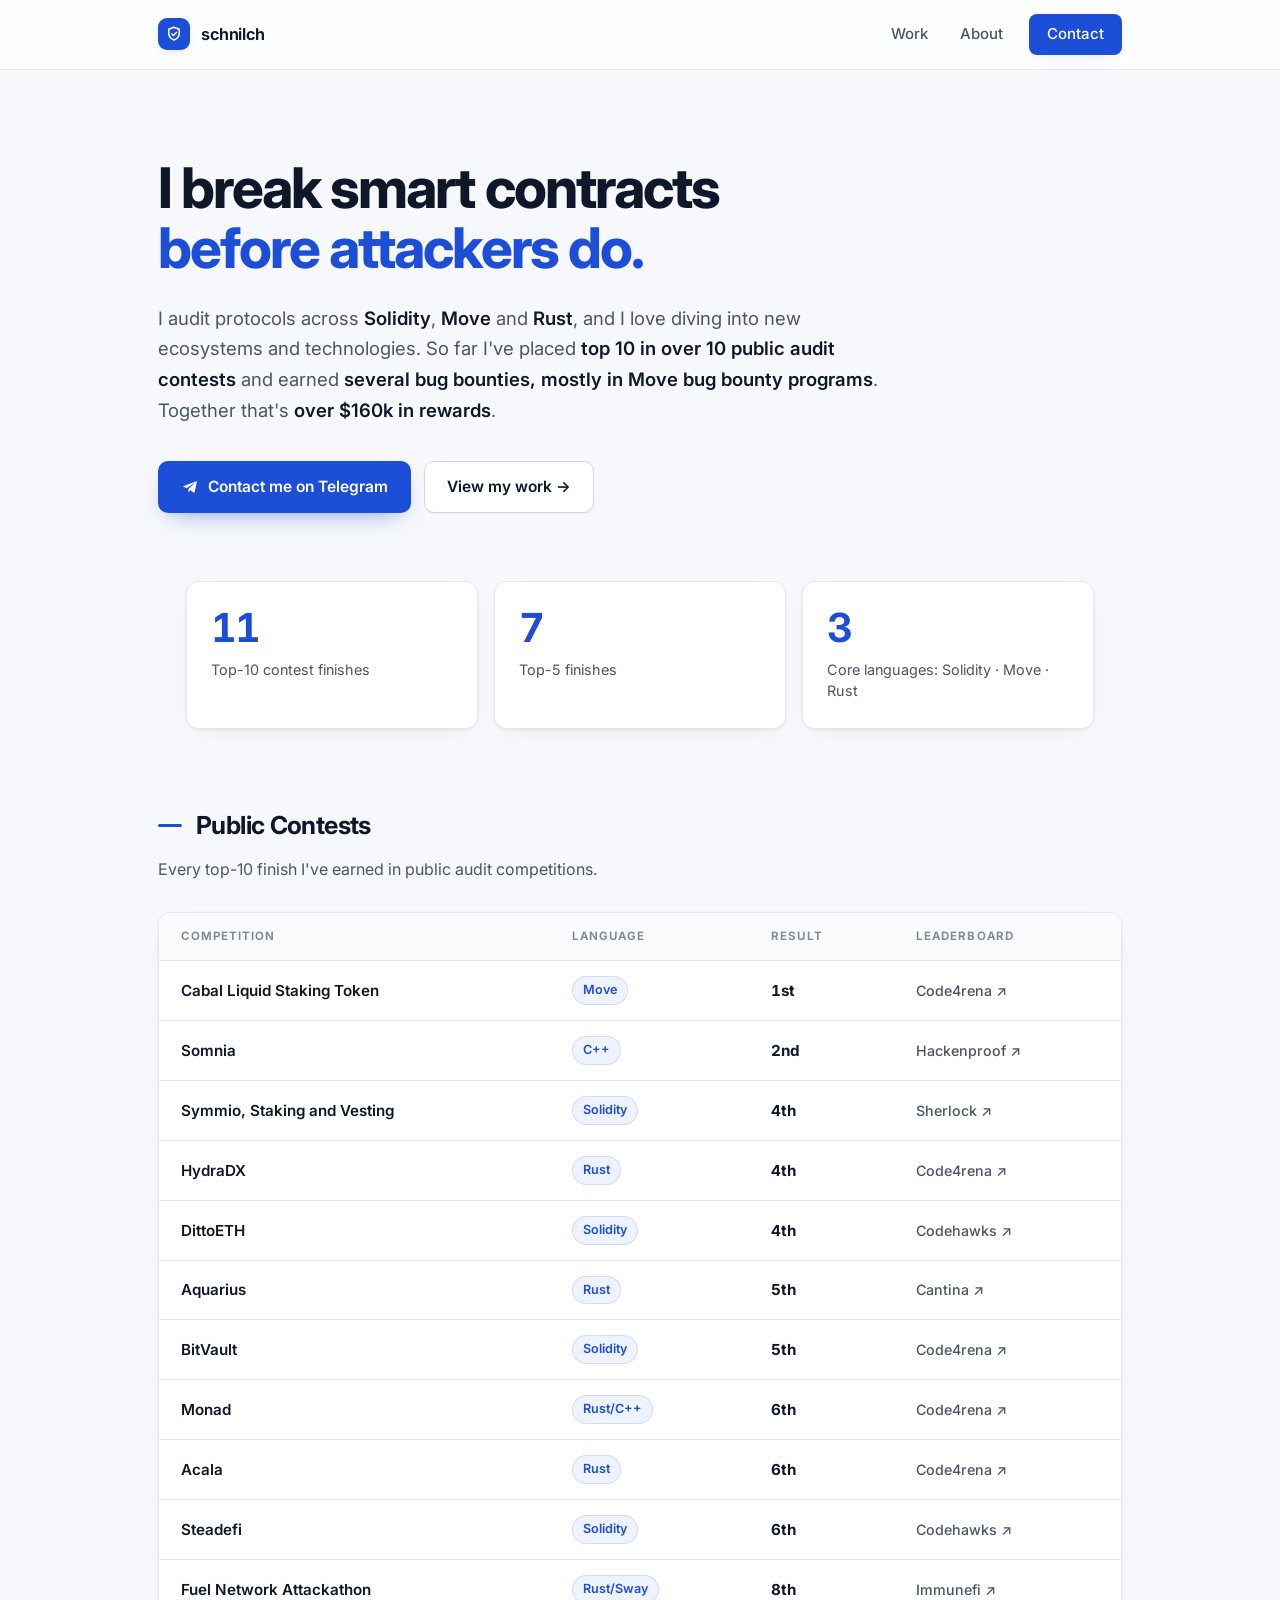
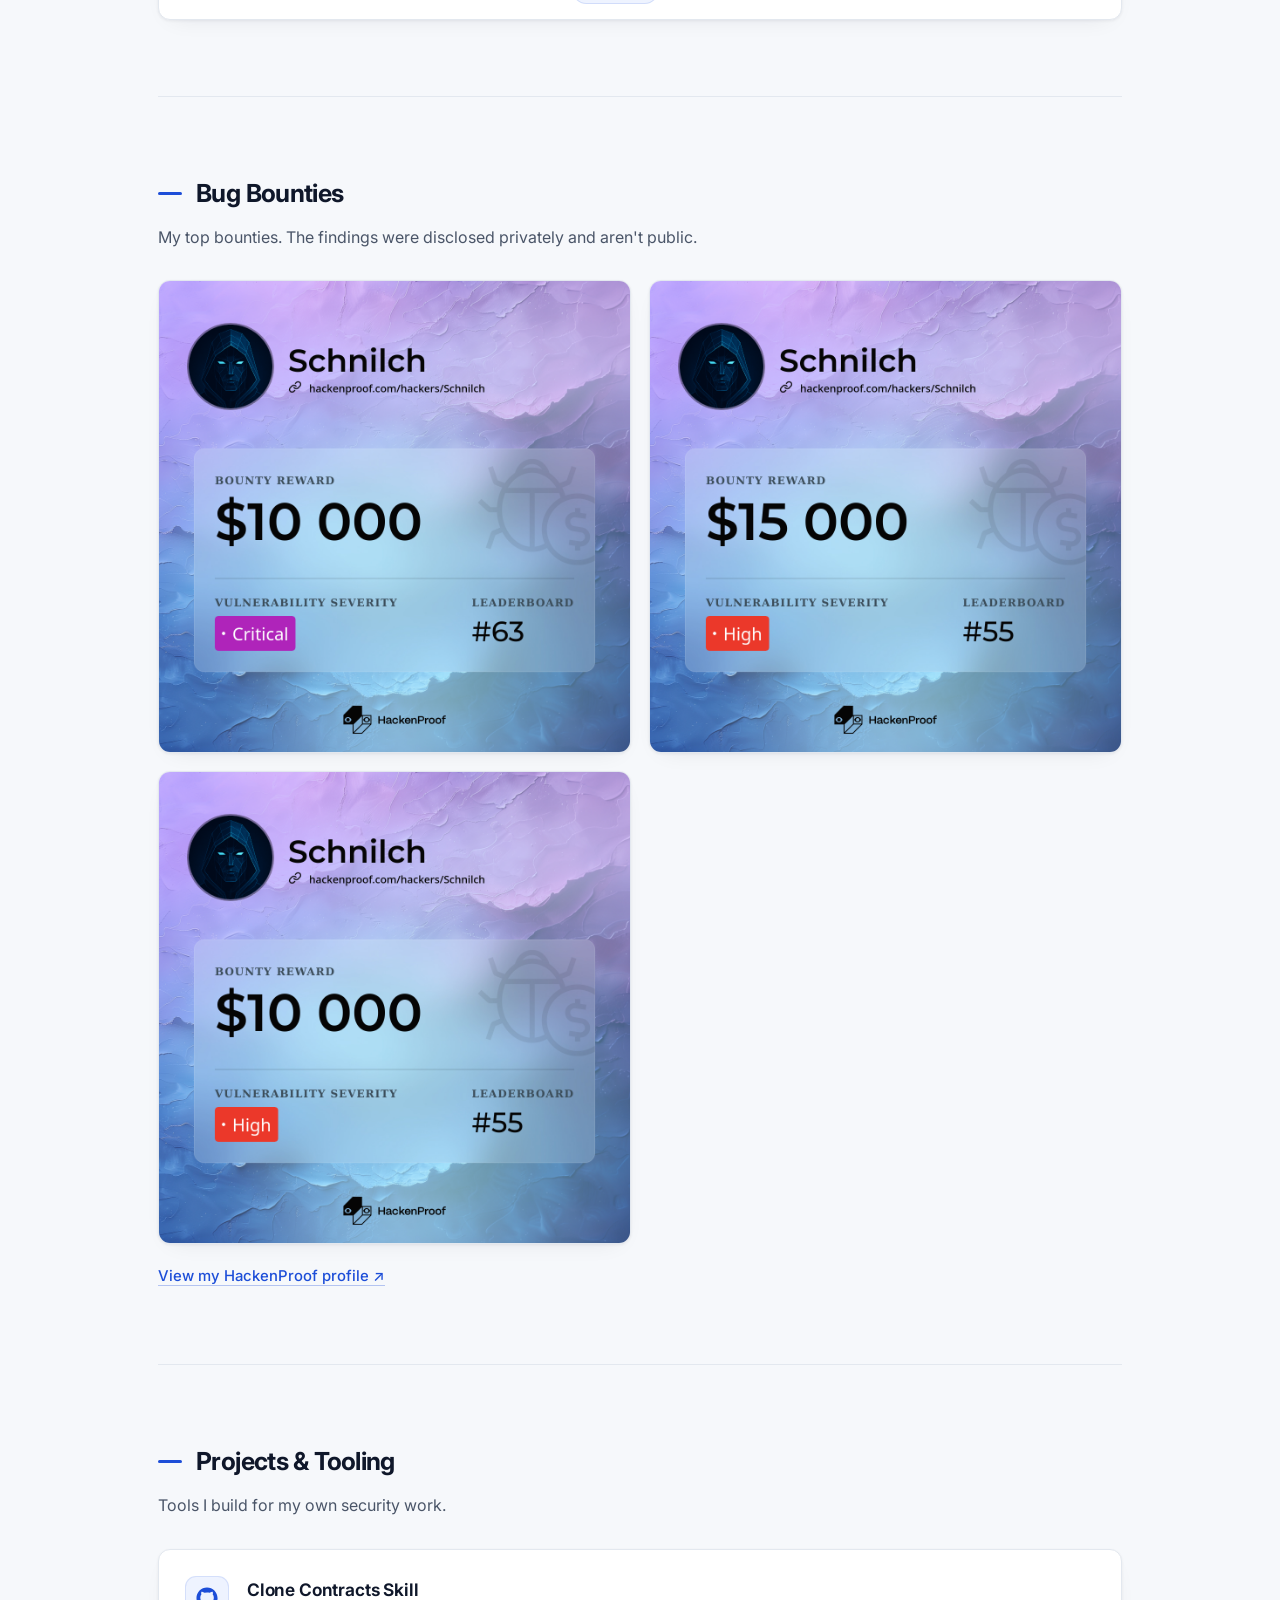
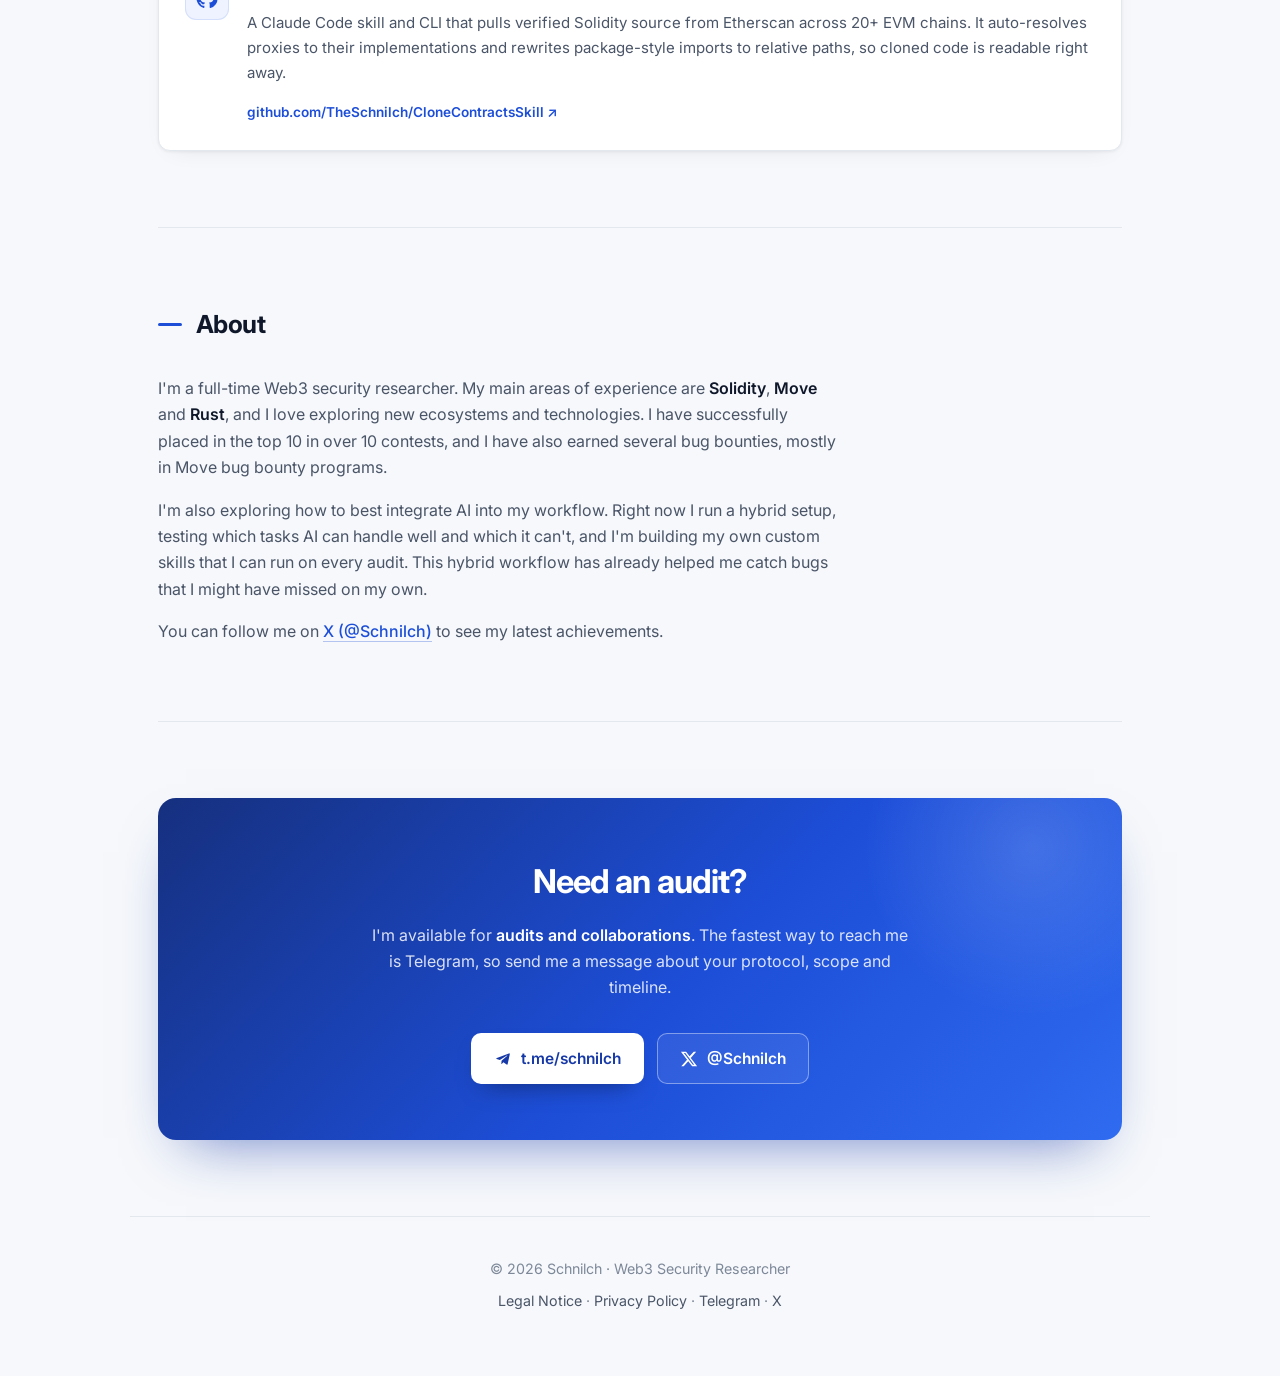
<file: index.html>
<!DOCTYPE html>
<html lang="en">
<head>
  <meta charset="UTF-8" />
  <meta name="viewport" content="width=device-width, initial-scale=1.0" />
  <title>Schnilch · Web3 Security Researcher</title>
  <meta name="description" content="Schnilch, full-time Web3 security researcher (Solidity, Move, Rust). 10+ top-10 finishes in public audit contests and several bug bounties, mostly in Move bug bounty programs. Available for audits and collaborations." />

  <!-- Open Graph / social preview -->
  <meta property="og:type" content="website" />
  <meta property="og:title" content="Schnilch · Web3 Security Researcher" />
  <meta property="og:description" content="Full-time Web3 security researcher. Solidity, Move & Rust. 10+ top-10 contest finishes. Available for audits." />

  <link rel="preconnect" href="https://fonts.googleapis.com" />
  <link rel="preconnect" href="https://fonts.gstatic.com" crossorigin />
  <link href="https://fonts.googleapis.com/css2?family=Inter:wght@400;500;600;650;700;750&display=swap" rel="stylesheet" />
  <link rel="stylesheet" href="styles.css" />
  <link rel="icon" href="data:image/svg+xml,<svg xmlns='http://www.w3.org/2000/svg' viewBox='0 0 32 32'><rect width='32' height='32' rx='8' fill='%231d4ed8'/><path d='M16 6.5 8.8 9.2v5.4c0 4.1 2.9 7.8 7.2 9.4 4.3-1.6 7.2-5.3 7.2-9.4V9.2L16 6.5Z' fill='none' stroke='%23ffffff' stroke-width='2' stroke-linejoin='round'/><path d='m12.6 15.6 2.3 2.3 4.3-4.5' fill='none' stroke='%23ffffff' stroke-width='2' stroke-linecap='round' stroke-linejoin='round'/></svg>" />
</head>
<body>
  <header class="nav">
    <a href="#top" class="brand">
      <span class="brand-mark" aria-hidden="true"><svg viewBox="0 0 24 24" fill="none" stroke="currentColor" stroke-width="2" stroke-linecap="round" stroke-linejoin="round" aria-hidden="true"><path d="M12 3 5 5.6v5.2c0 4 2.8 7.6 7 9.2 4.2-1.6 7-5.2 7-9.2V5.6L12 3Z"/><path d="m9.2 11.9 2.2 2.2 4-4.3"/></svg></span>
      <span class="brand-name">schnilch</span>
    </a>
    <nav class="nav-links">
      <a href="#work">Work</a>
      <a href="#about">About</a>
      <a href="#contact" class="nav-cta">Contact</a>
    </nav>
  </header>

  <main id="top">
    <!-- Hero -->
    <section class="hero">
      <h1>I break smart contracts<br /><span class="accent">before attackers do.</span></h1>
      <p class="lede">
        I audit protocols across <strong>Solidity</strong>, <strong>Move</strong> and <strong>Rust</strong>, and I love
        diving into new ecosystems and technologies. So far I've placed
        <strong>top&nbsp;10 in over 10&nbsp;public audit contests</strong> and earned
        <strong>several bug bounties, mostly in Move bug bounty programs</strong>.
        Together that's <strong>over&nbsp;$160k in rewards</strong>.
      </p>
      <div class="hero-actions">
        <a class="btn btn-primary" href="https://t.me/schnilch" target="_blank" rel="noopener">
          <svg class="icon" viewBox="0 0 24 24" aria-hidden="true"><path fill="currentColor" d="M9.78 18.65l.28-4.23 7.68-6.92c.34-.31-.07-.46-.52-.19L7.74 13.3 3.64 12c-.88-.25-.89-.86.2-1.3l15.97-6.16c.73-.33 1.43.18 1.15 1.3l-2.72 12.81c-.19.91-.74 1.13-1.5.71l-4.14-3.05-1.99 1.93c-.23.23-.42.42-.83.42z"/></svg>
          Contact me on Telegram
        </a>
        <a class="btn btn-ghost" href="#work">View my work →</a>
      </div>
    </section>

    <!-- Stats -->
    <section class="stats" aria-label="Highlights">
      <div class="stat">
        <span class="stat-num">11</span>
        <span class="stat-label">Top-10 contest finishes</span>
      </div>
      <div class="stat">
        <span class="stat-num">7</span>
        <span class="stat-label">Top-5 finishes</span>
      </div>
      <div class="stat">
        <span class="stat-num">3</span>
        <span class="stat-label">Core languages: Solidity · Move · Rust</span>
      </div>
    </section>

    <!-- Work -->
    <section id="work" class="section">
      <div class="section-head">
        <h2>Public Contests</h2>
        <p>Every top-10 finish I've earned in public audit competitions.</p>
      </div>

      <div class="table-wrap">
        <table class="contests">
          <thead>
            <tr>
              <th>Competition</th>
              <th>Language</th>
              <th>Result</th>
              <th>Leaderboard</th>
            </tr>
          </thead>
          <tbody>
            <tr>
              <td data-label="Competition">Cabal Liquid Staking Token</td>
              <td data-label="Language"><span class="lang">Move</span></td>
              <td data-label="Result"><span class="rank">1st</span></td>
              <td data-label="Leaderboard"><a href="https://code4rena.com/audits/2025-04-cabal-liquid-staking-token" target="_blank" rel="noopener">Code4rena ↗</a></td>
            </tr>
            <tr>
              <td data-label="Competition">Somnia</td>
              <td data-label="Language"><span class="lang">C++</span></td>
              <td data-label="Result"><span class="rank">2nd</span></td>
              <td data-label="Leaderboard"><a href="https://hackenproof.com/audit-programs/somnia-audit-contest?tab=hackers" target="_blank" rel="noopener">Hackenproof ↗</a></td>
            </tr>
            <tr>
              <td data-label="Competition">Symmio, Staking and Vesting</td>
              <td data-label="Language"><span class="lang">Solidity</span></td>
              <td data-label="Result"><span class="rank">4th</span></td>
              <td data-label="Leaderboard"><a href="https://audits.sherlock.xyz/contests/838/leaderboard" target="_blank" rel="noopener">Sherlock ↗</a></td>
            </tr>
            <tr>
              <td data-label="Competition">HydraDX</td>
              <td data-label="Language"><span class="lang">Rust</span></td>
              <td data-label="Result"><span class="rank">4th</span></td>
              <td data-label="Leaderboard"><a href="https://code4rena.com/audits/2024-03-acala" target="_blank" rel="noopener">Code4rena ↗</a></td>
            </tr>
            <tr>
              <td data-label="Competition">DittoETH</td>
              <td data-label="Language"><span class="lang">Solidity</span></td>
              <td data-label="Result"><span class="rank">4th</span></td>
              <td data-label="Leaderboard"><a href="https://codehawks.cyfrin.io/c/2023-09-ditto/results?lt=contest&page=1&sc=reward&sj=reward&t=leaderboard" target="_blank" rel="noopener">Codehawks ↗</a></td>
            </tr>
            <tr>
              <td data-label="Competition">Aquarius</td>
              <td data-label="Language"><span class="lang">Rust</span></td>
              <td data-label="Result"><span class="rank">5th</span></td>
              <td data-label="Leaderboard"><a href="https://cantina.xyz/competitions/990ce947-05da-443e-b397-be38a65f0bff/leaderboard" target="_blank" rel="noopener">Cantina ↗</a></td>
            </tr>
            <tr>
              <td data-label="Competition">BitVault</td>
              <td data-label="Language"><span class="lang">Solidity</span></td>
              <td data-label="Result"><span class="rank">5th</span></td>
              <td data-label="Leaderboard"><a href="https://code4rena.com/audits/2025-04-bitvault" target="_blank" rel="noopener">Code4rena ↗</a></td>
            </tr>
            <tr>
              <td data-label="Competition">Monad</td>
              <td data-label="Language"><span class="lang">Rust/C++</span></td>
              <td data-label="Result"><span class="rank">6th</span></td>
              <td data-label="Leaderboard"><a href="https://code4rena.com/audits/2025-09-monad" target="_blank" rel="noopener">Code4rena ↗</a></td>
            </tr>
            <tr>
              <td data-label="Competition">Acala</td>
              <td data-label="Language"><span class="lang">Rust</span></td>
              <td data-label="Result"><span class="rank">6th</span></td>
              <td data-label="Leaderboard"><a href="https://code4rena.com/audits/2024-02-hydradx" target="_blank" rel="noopener">Code4rena ↗</a></td>
            </tr>
            <tr>
              <td data-label="Competition">Steadefi</td>
              <td data-label="Language"><span class="lang">Solidity</span></td>
              <td data-label="Result"><span class="rank">6th</span></td>
              <td data-label="Leaderboard"><a href="https://codehawks.cyfrin.io/c/2023-10-SteadeFi/results?lt=contest&page=1&sc=reward&sj=reward&t=leaderboard" target="_blank" rel="noopener">Codehawks ↗</a></td>
            </tr>
            <tr>
              <td data-label="Competition">Fuel Network Attackathon</td>
              <td data-label="Language"><span class="lang">Rust/Sway</span></td>
              <td data-label="Result"><span class="rank">8th</span></td>
              <td data-label="Leaderboard"><a href="https://immunefi.com/audit-competition/fuel-network-attackathon/leaderboard/" target="_blank" rel="noopener">Immunefi ↗</a></td>
            </tr>
          </tbody>
        </table>
      </div>
    </section>

    <!-- Bug Bounties -->
    <section id="bounties" class="section">
      <div class="section-head">
        <h2>Bug Bounties</h2>
        <p>My top bounties. The findings were disclosed privately and aren't public.</p>
      </div>
      <div class="bounty-grid">
        <figure class="bounty-card">
          <img src="images/sui-bounty-10k-crit.png" alt="HackenProof reward card for Schnilch: 10,000 dollar bounty, Critical severity, Sui bug bounty" loading="lazy" />
        </figure>
        <figure class="bounty-card">
          <img src="images/sui-bounty-15k-high.png" alt="HackenProof reward card for Schnilch: 15,000 dollar bounty, High severity, Sui bug bounty" loading="lazy" />
        </figure>
        <figure class="bounty-card">
          <img src="images/sui-bounty-10k-high.png" alt="HackenProof reward card for Schnilch: 10,000 dollar bounty, High severity, Sui bug bounty" loading="lazy" />
        </figure>
      </div>
      <p class="bounty-note"><a href="https://hackenproof.com/hackers/Schnilch" target="_blank" rel="noopener">View my HackenProof profile ↗</a></p>
    </section>

    <!-- Projects -->
    <section id="projects" class="section">
      <div class="section-head">
        <h2>Projects &amp; Tooling</h2>
        <p>Tools I build for my own security work.</p>
      </div>
      <div class="project-grid">
        <a class="project-card" href="https://github.com/TheSchnilch/CloneContractsSkill" target="_blank" rel="noopener">
          <span class="project-icon" aria-hidden="true">
            <svg viewBox="0 0 24 24"><path fill="currentColor" d="M12 .5C5.73.5.5 5.73.5 12c0 5.08 3.29 9.39 7.86 10.91.58.11.79-.25.79-.56 0-.27-.01-1.01-.02-1.99-3.2.7-3.88-1.54-3.88-1.54-.52-1.33-1.28-1.69-1.28-1.69-1.05-.72.08-.7.08-.7 1.16.08 1.77 1.19 1.77 1.19 1.03 1.77 2.7 1.26 3.36.96.1-.75.4-1.26.73-1.55-2.55-.29-5.23-1.28-5.23-5.69 0-1.26.45-2.29 1.19-3.1-.12-.29-.52-1.46.11-3.05 0 0 .97-.31 3.18 1.18a11.1 11.1 0 0 1 2.9-.39c.98 0 1.97.13 2.9.39 2.2-1.49 3.17-1.18 3.17-1.18.63 1.59.23 2.76.11 3.05.74.81 1.19 1.84 1.19 3.1 0 4.42-2.69 5.39-5.25 5.68.41.36.78 1.07.78 2.16 0 1.56-.01 2.82-.01 3.2 0 .31.21.68.8.56A10.52 10.52 0 0 0 23.5 12C23.5 5.73 18.27.5 12 .5z"/></svg>
          </span>
          <span class="project-body">
            <h3>Clone Contracts Skill</h3>
            <p>A Claude Code skill and CLI that pulls verified Solidity source from Etherscan across 20+ EVM chains. It auto-resolves proxies to their implementations and rewrites package-style imports to relative paths, so cloned code is readable right away.</p>
            <span class="project-link">github.com/TheSchnilch/CloneContractsSkill ↗</span>
          </span>
        </a>
      </div>
    </section>

    <!-- About -->
    <section id="about" class="section">
      <div class="section-head">
        <h2>About</h2>
      </div>
      <div class="about-body">
        <p>
          I'm a full-time Web3 security researcher. My main areas of experience are
          <strong>Solidity</strong>, <strong>Move</strong> and <strong>Rust</strong>, and I love
          exploring new ecosystems and technologies. I have successfully placed in the top 10 in
          over 10 contests, and I have also earned several bug bounties, mostly in Move
          bug bounty programs.
        </p>
        <p>
          I'm also exploring how to best integrate AI into my workflow. Right now I run a hybrid
          setup, testing which tasks AI can handle well and which it can't, and I'm building my own
          custom skills that I can run on every audit. This hybrid workflow has already helped me
          catch bugs that I might have missed on my own.
        </p>
        <p>
          You can follow me on
          <a href="https://x.com/Schnilch" target="_blank" rel="noopener">X (@Schnilch)</a>
          to see my latest achievements.
        </p>
      </div>
    </section>

    <!-- Contact -->
    <section id="contact" class="section contact">
      <div class="contact-card">
        <h2>Need an audit?</h2>
        <p>
          I'm available for <strong>audits and collaborations</strong>. The fastest way to reach me
          is Telegram, so send me a message about your protocol, scope and timeline.
        </p>
        <div class="contact-actions">
          <a class="btn btn-primary" href="https://t.me/schnilch" target="_blank" rel="noopener">
            <svg class="icon" viewBox="0 0 24 24" aria-hidden="true"><path fill="currentColor" d="M9.78 18.65l.28-4.23 7.68-6.92c.34-.31-.07-.46-.52-.19L7.74 13.3 3.64 12c-.88-.25-.89-.86.2-1.3l15.97-6.16c.73-.33 1.43.18 1.15 1.3l-2.72 12.81c-.19.91-.74 1.13-1.5.71l-4.14-3.05-1.99 1.93c-.23.23-.42.42-.83.42z"/></svg>
            t.me/schnilch
          </a>
          <a class="btn btn-ghost" href="https://x.com/Schnilch" target="_blank" rel="noopener">
            <svg class="icon" viewBox="0 0 24 24" aria-hidden="true"><path fill="currentColor" d="M18.244 2.25h3.308l-7.227 8.26 8.502 11.24H16.17l-5.214-6.817L4.99 21.75H1.68l7.73-8.835L1.254 2.25H8.08l4.713 6.231zm-1.161 17.52h1.833L7.084 4.126H5.117z"/></svg>
            @Schnilch
          </a>
        </div>
      </div>
    </section>
  </main>

  <footer class="footer">
    <p>© <span id="year">2026</span> Schnilch · Web3 Security Researcher</p>
    <p class="footer-meta"><a href="impressum.html">Legal Notice</a> · <a href="datenschutz.html">Privacy Policy</a> · <a href="https://t.me/schnilch" target="_blank" rel="noopener">Telegram</a> · <a href="https://x.com/Schnilch" target="_blank" rel="noopener">X</a></p>
  </footer>

  <script>
    document.getElementById('year').textContent = new Date().getFullYear();
  </script>
</body>
</html>
</file>
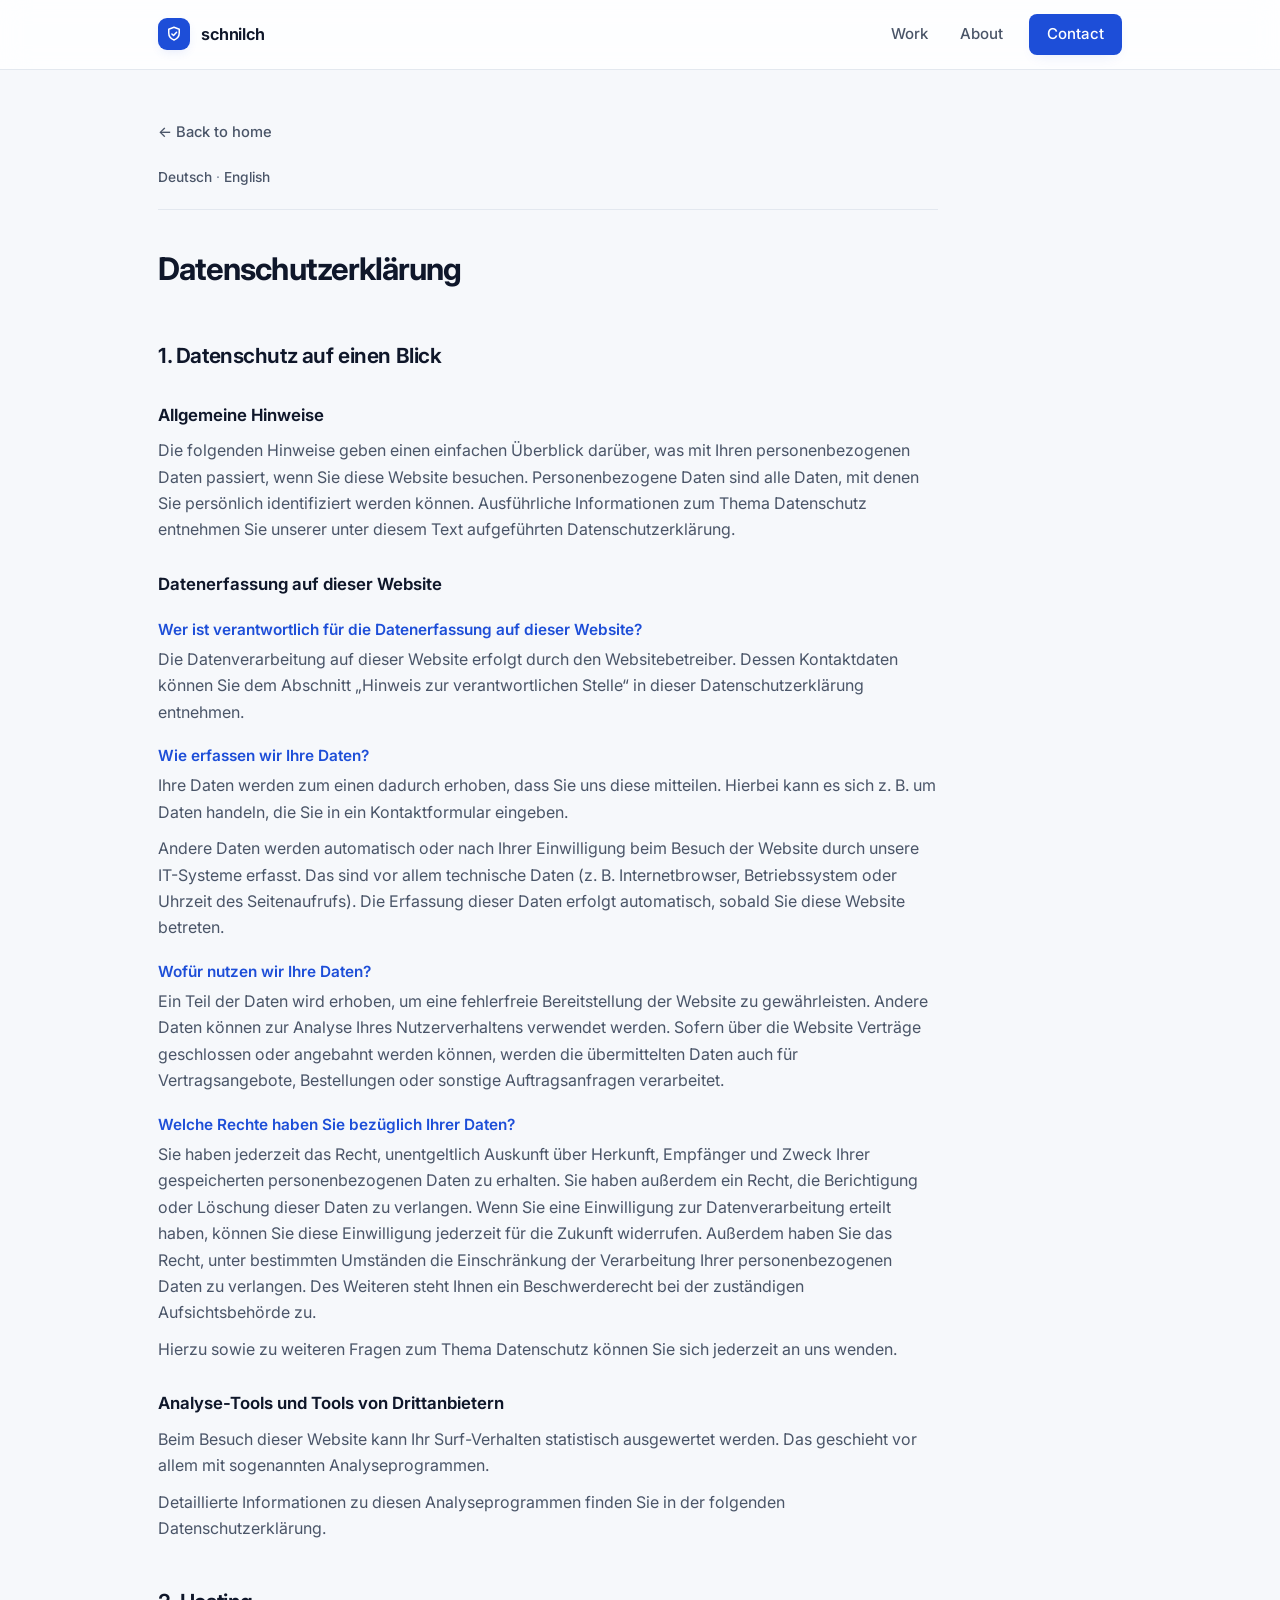
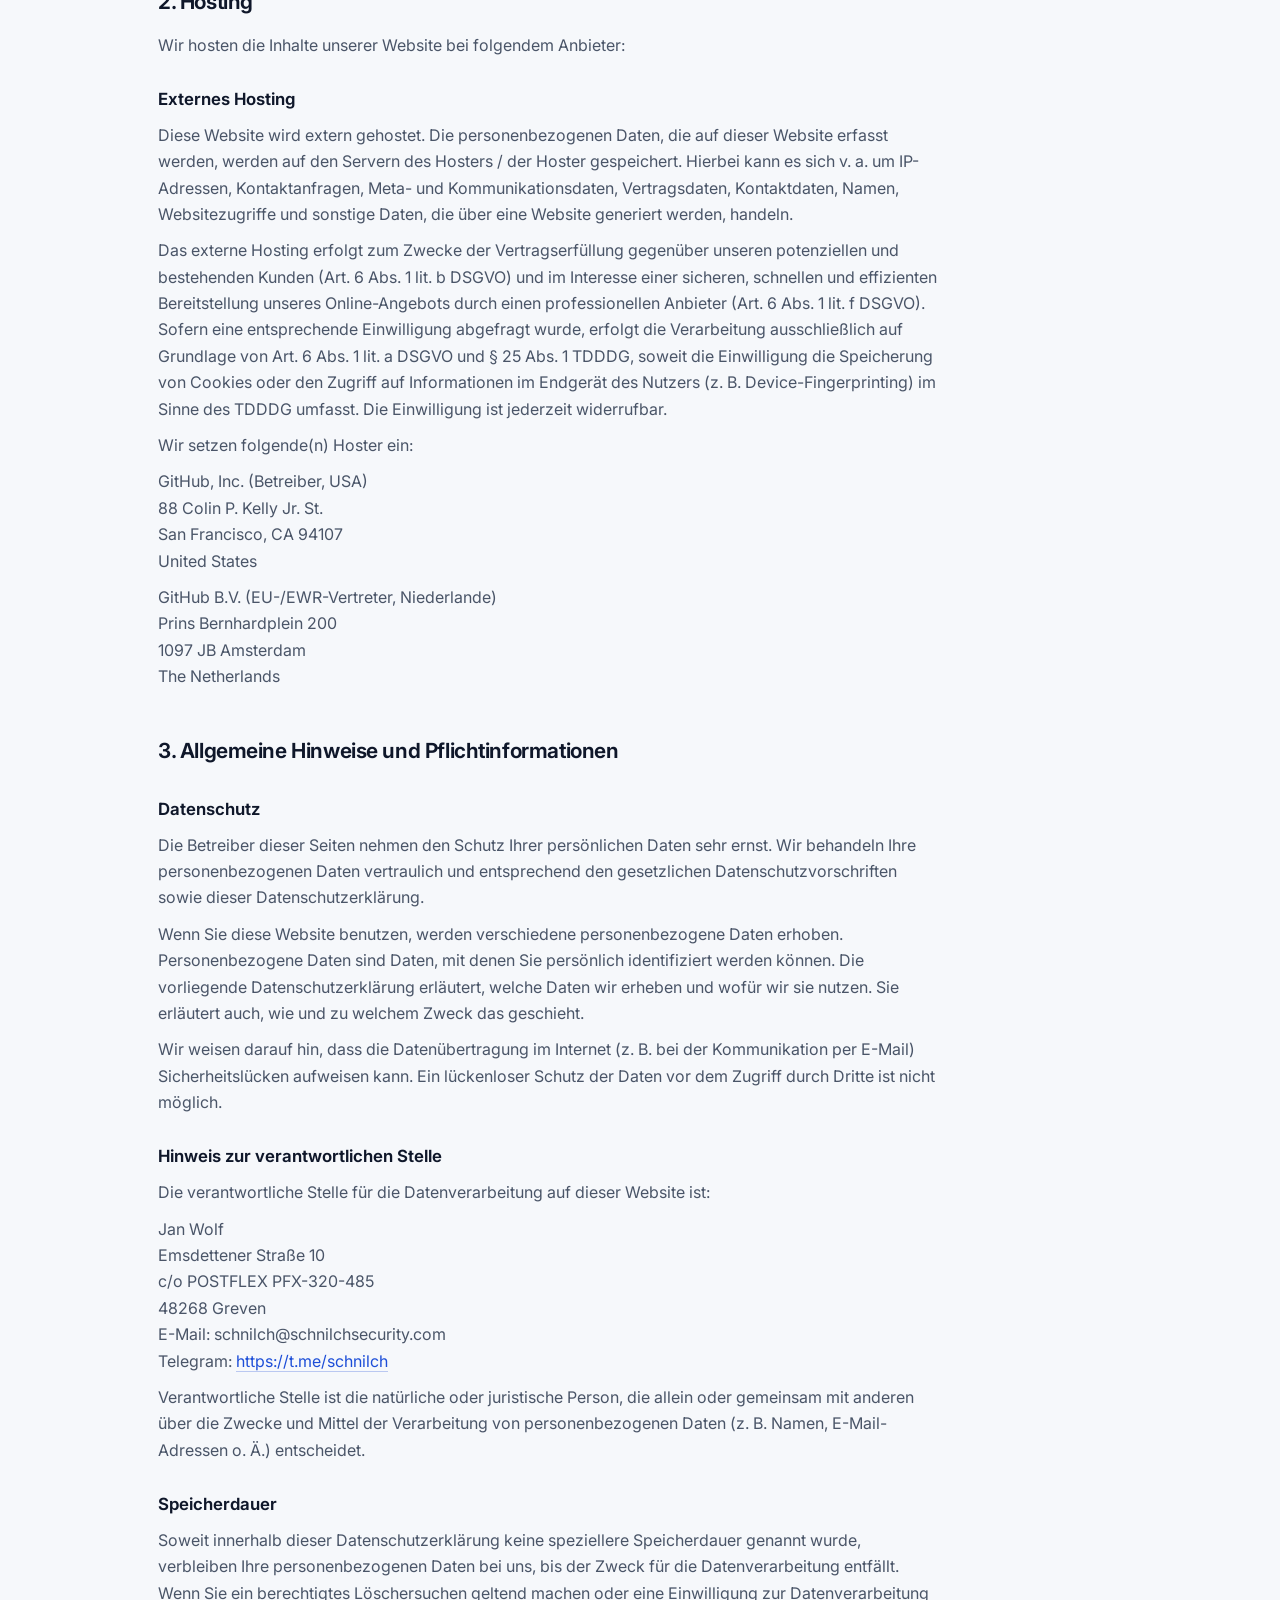
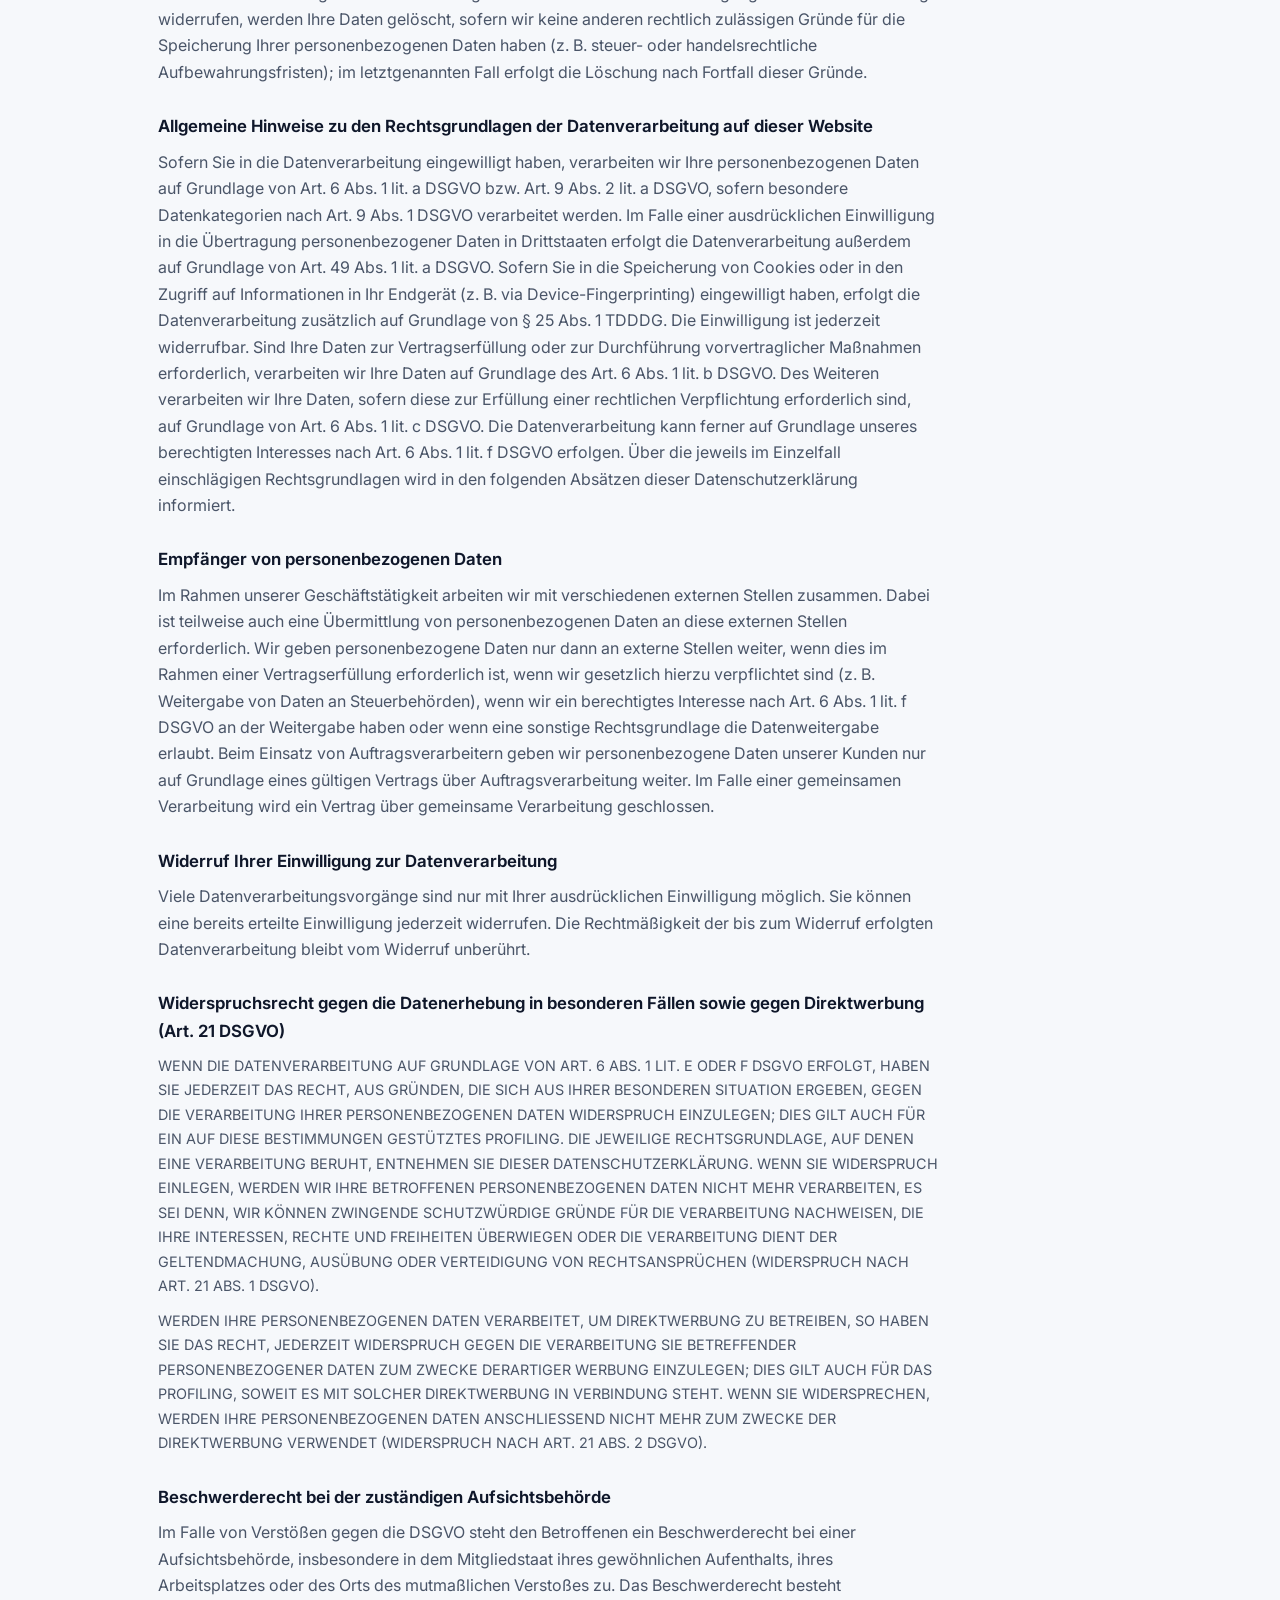
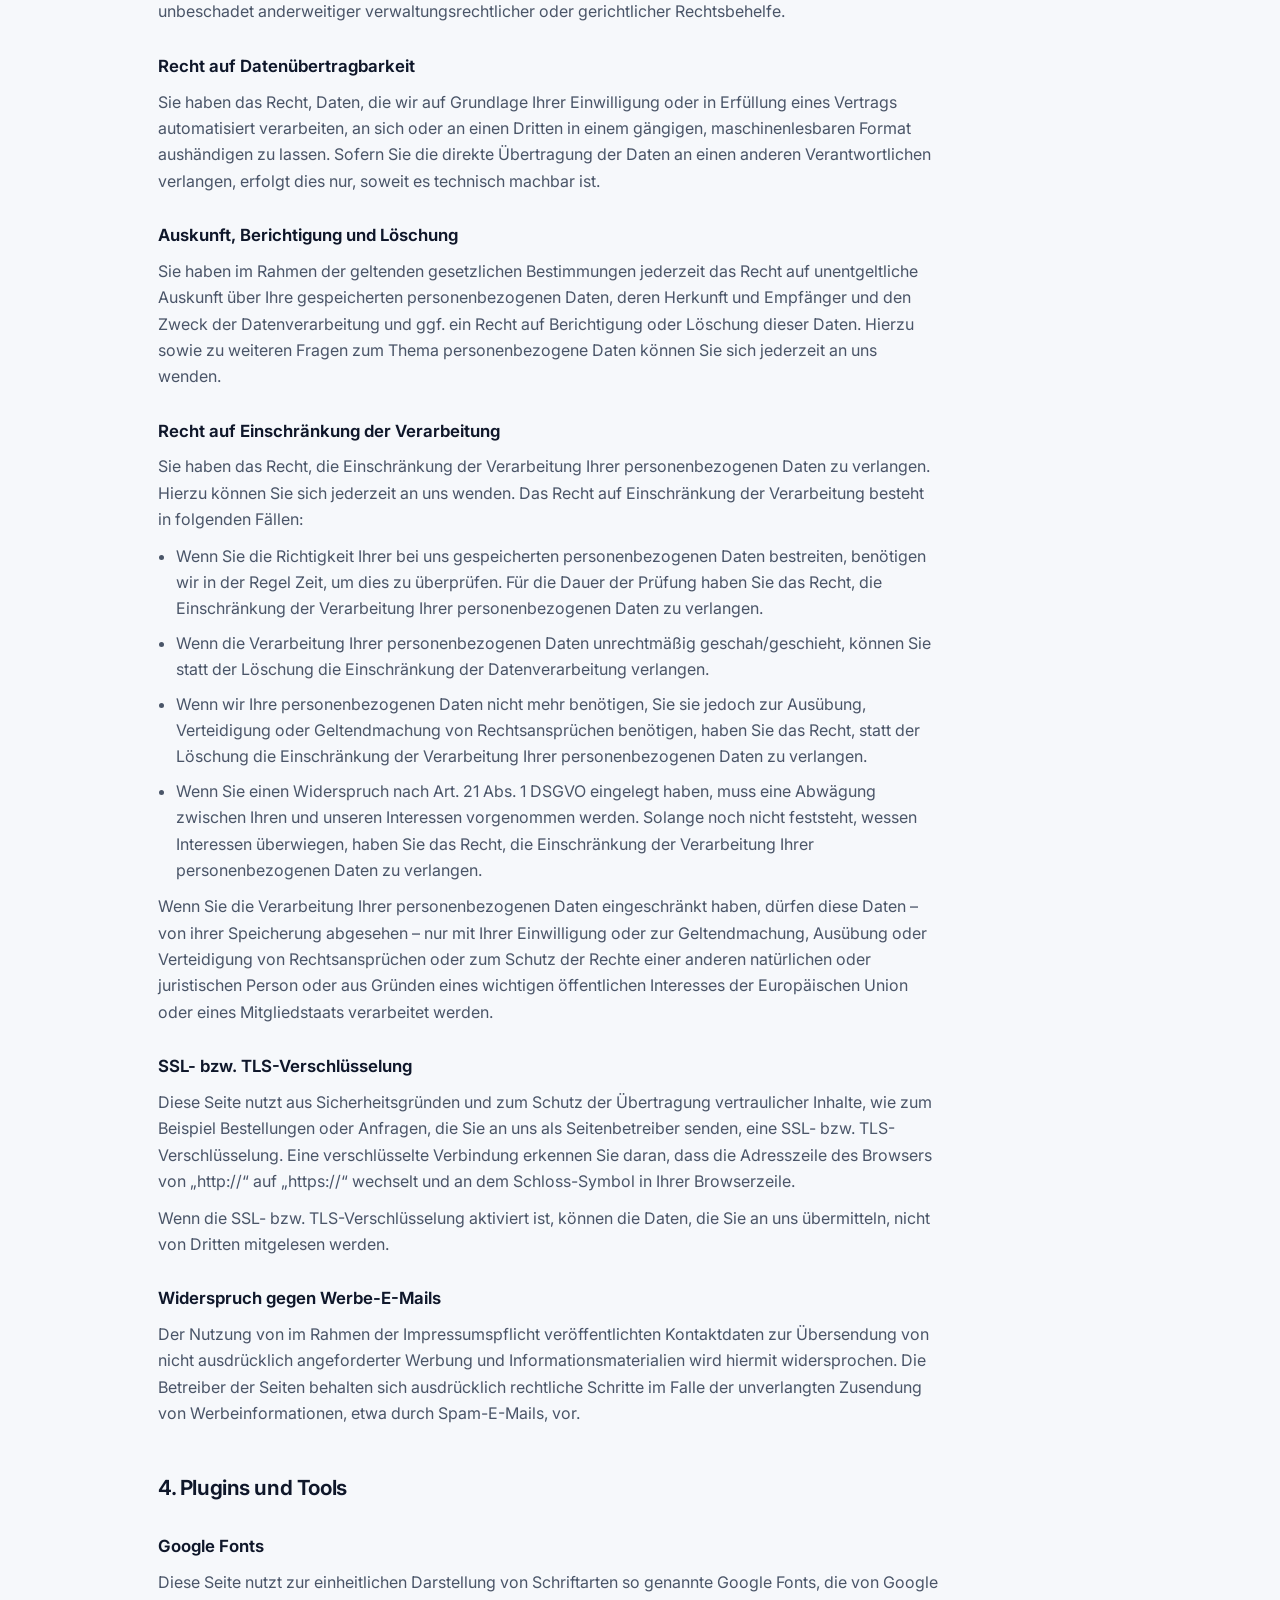
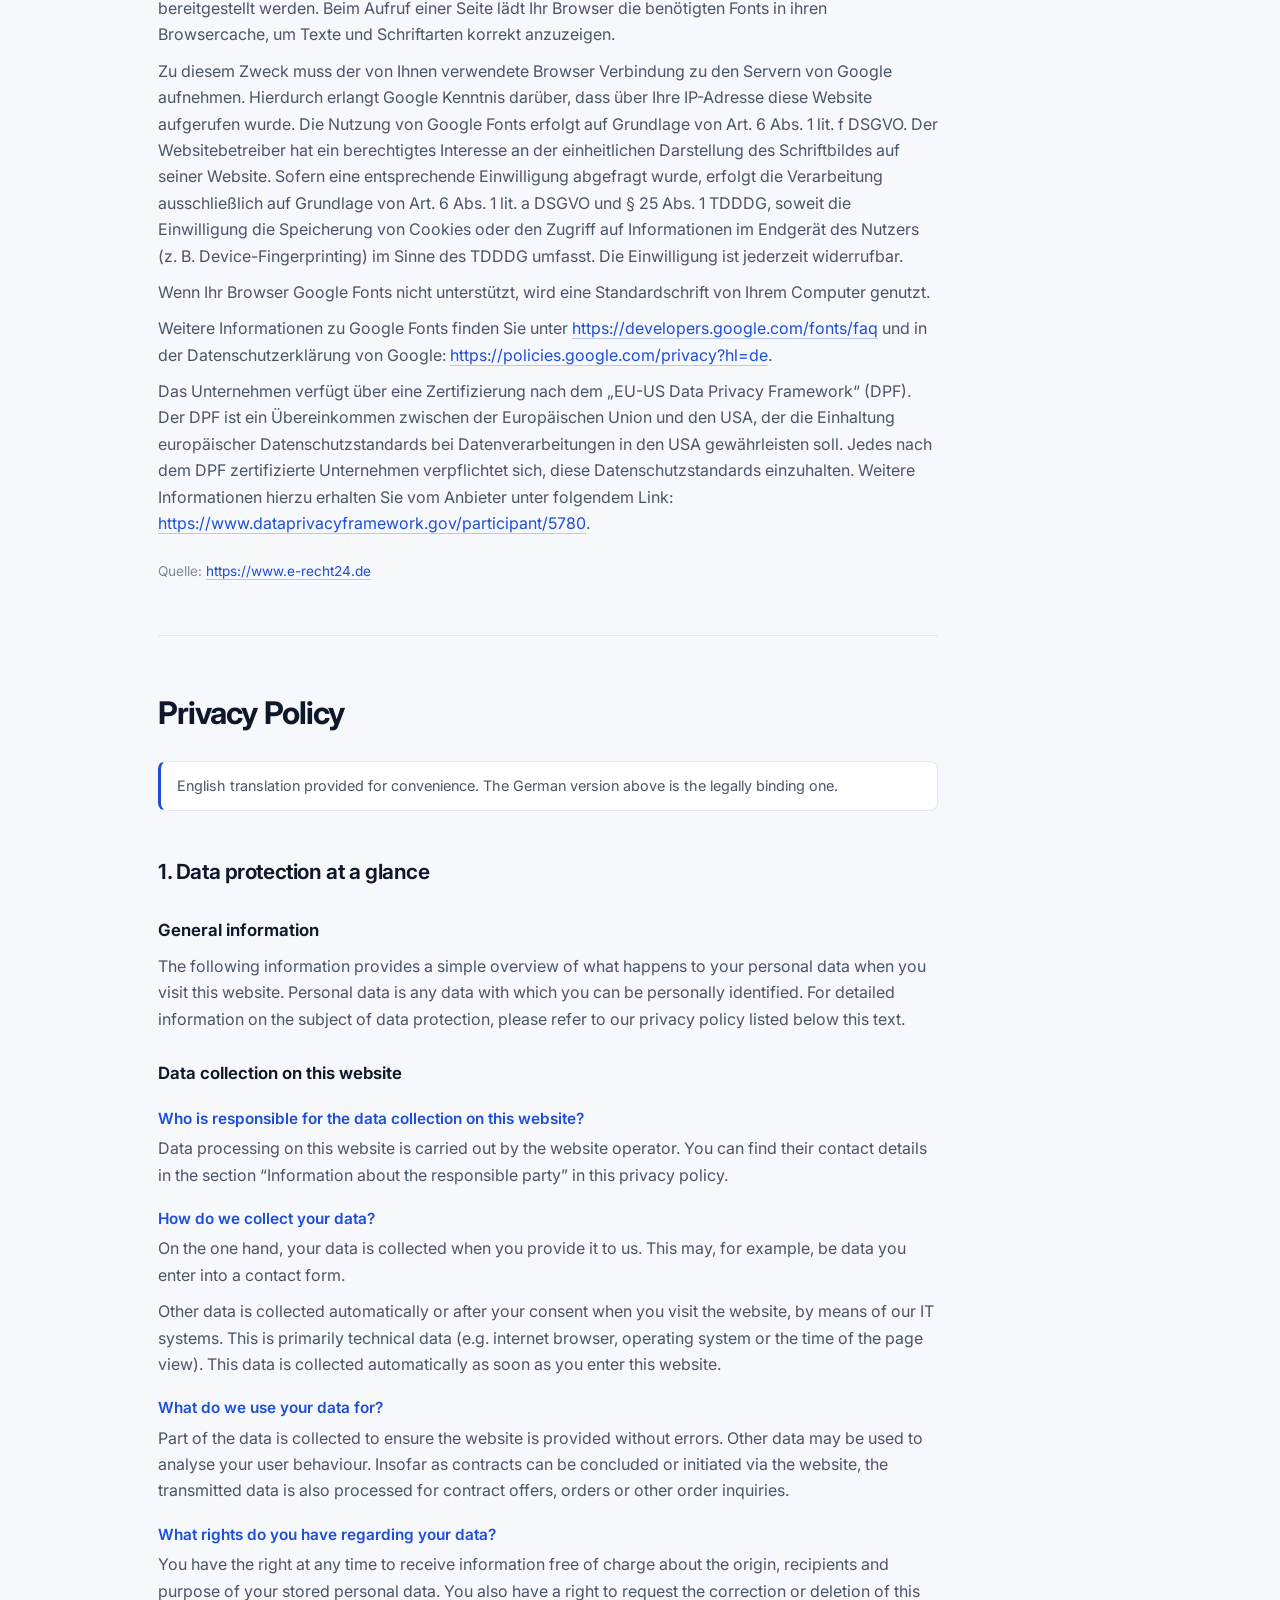
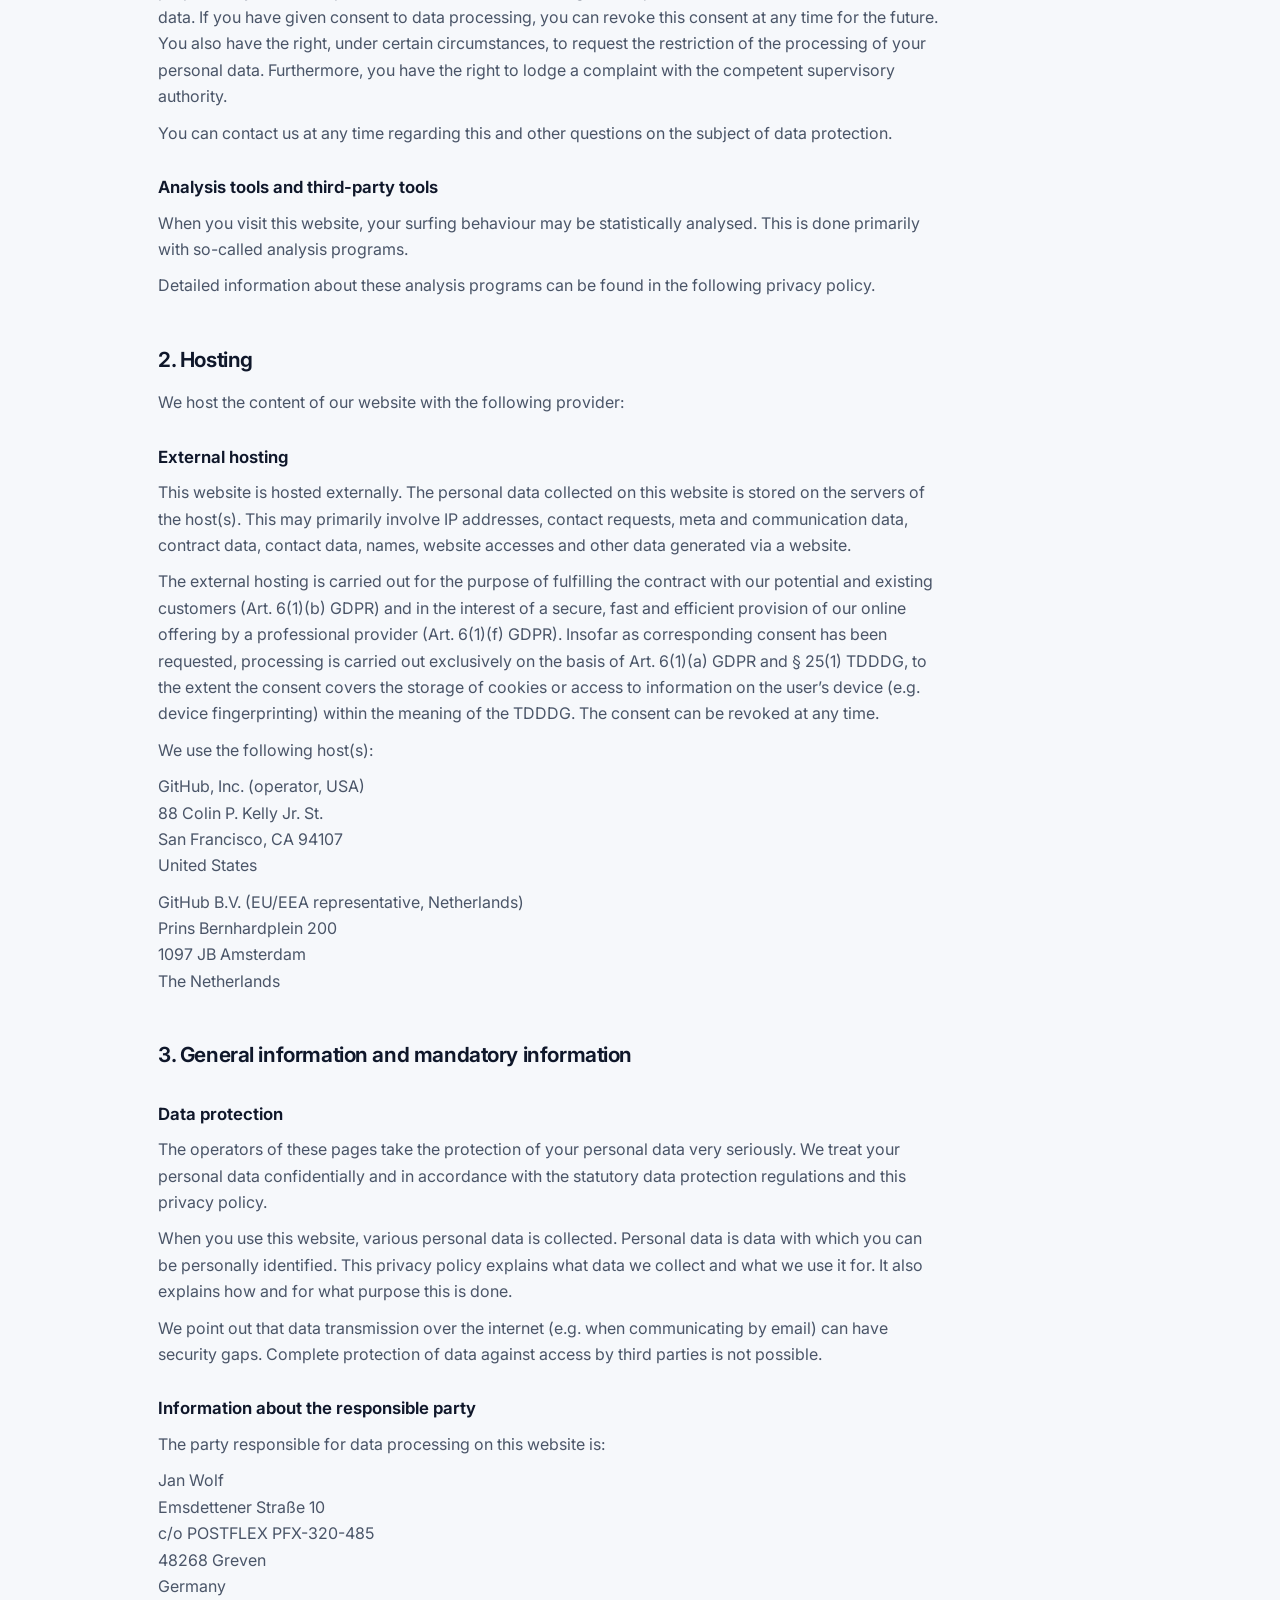
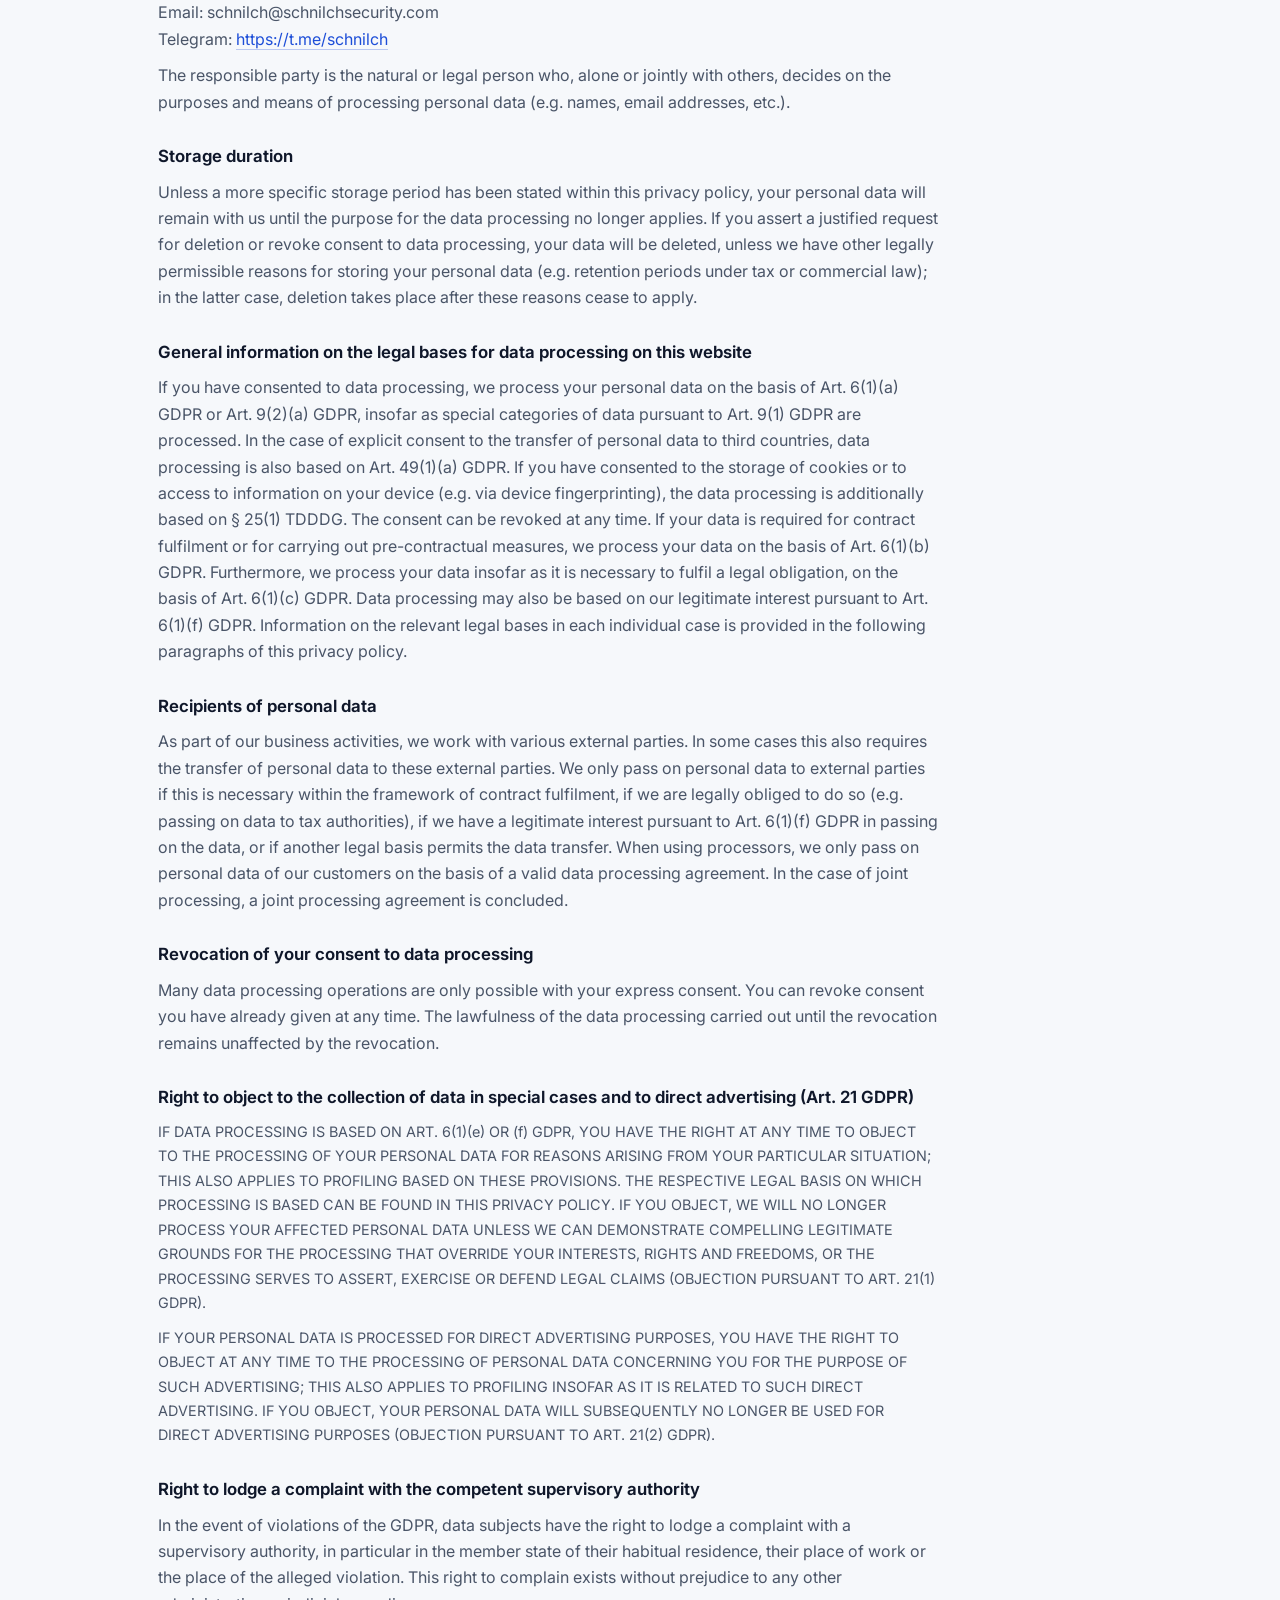
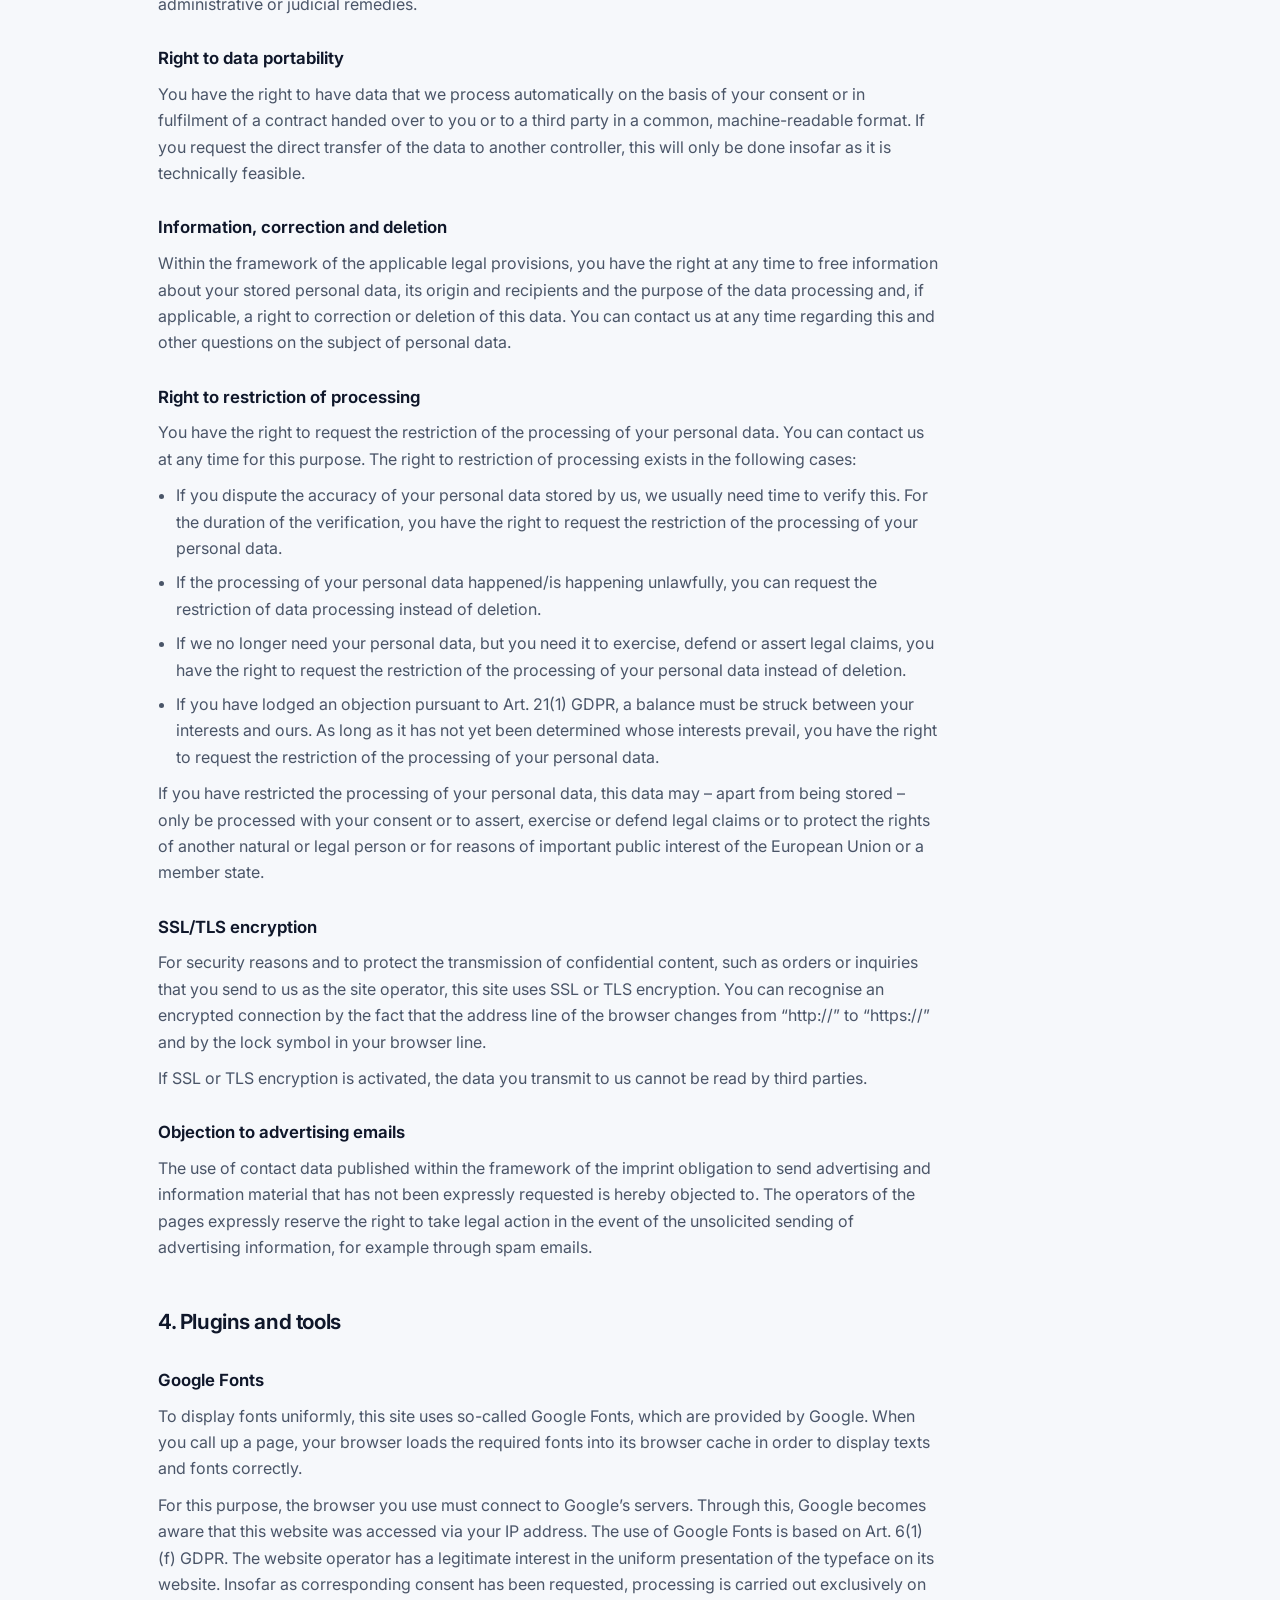
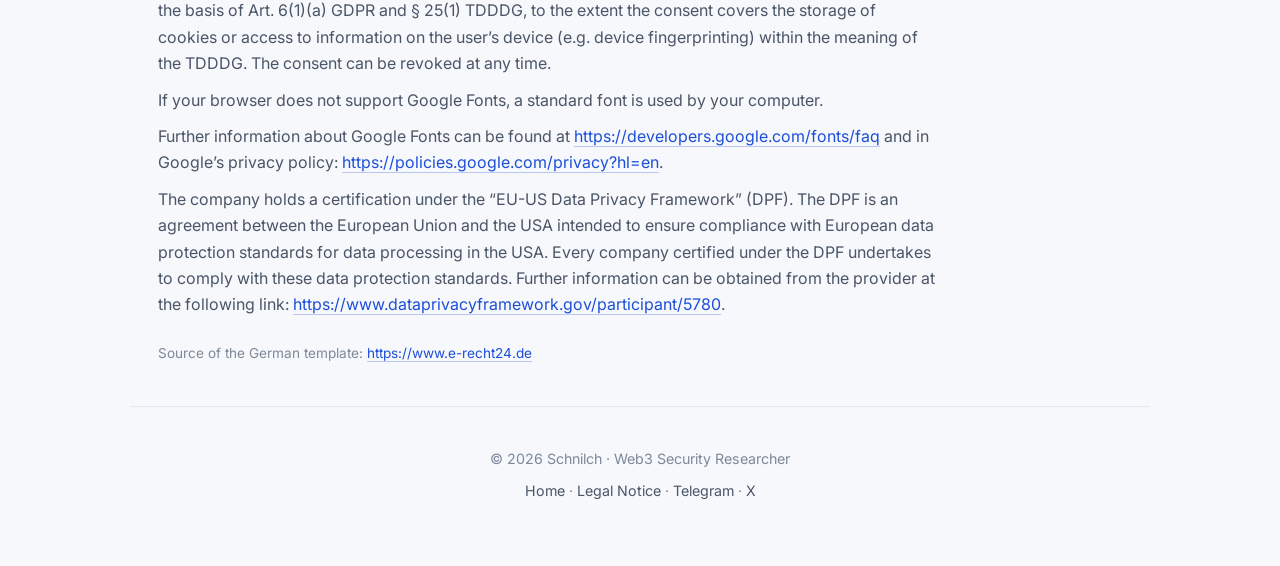
<file: datenschutz.html>
<!DOCTYPE html>
<html lang="de">
<head>
  <meta charset="UTF-8" />
  <meta name="viewport" content="width=device-width, initial-scale=1.0" />
  <title>Datenschutzerklärung / Privacy Policy · Schnilch</title>
  <meta name="description" content="Datenschutzerklärung / Privacy Policy for Jan Wolf, Web3 Security Researcher." />

  <link rel="preconnect" href="https://fonts.googleapis.com" />
  <link rel="preconnect" href="https://fonts.gstatic.com" crossorigin />
  <link href="https://fonts.googleapis.com/css2?family=Inter:wght@400;500;600;650;700;750&display=swap" rel="stylesheet" />
  <link rel="stylesheet" href="styles.css" />
  <link rel="icon" href="data:image/svg+xml,<svg xmlns='http://www.w3.org/2000/svg' viewBox='0 0 32 32'><rect width='32' height='32' rx='8' fill='%231d4ed8'/><path d='M16 6.5 8.8 9.2v5.4c0 4.1 2.9 7.8 7.2 9.4 4.3-1.6 7.2-5.3 7.2-9.4V9.2L16 6.5Z' fill='none' stroke='%23ffffff' stroke-width='2' stroke-linejoin='round'/><path d='m12.6 15.6 2.3 2.3 4.3-4.5' fill='none' stroke='%23ffffff' stroke-width='2' stroke-linecap='round' stroke-linejoin='round'/></svg>" />
</head>
<body>
  <header class="nav">
    <a href="index.html" class="brand">
      <span class="brand-mark" aria-hidden="true"><svg viewBox="0 0 24 24" fill="none" stroke="currentColor" stroke-width="2" stroke-linecap="round" stroke-linejoin="round" aria-hidden="true"><path d="M12 3 5 5.6v5.2c0 4 2.8 7.6 7 9.2 4.2-1.6 7-5.2 7-9.2V5.6L12 3Z"/><path d="m9.2 11.9 2.2 2.2 4-4.3"/></svg></span>
      <span class="brand-name">schnilch</span>
    </a>
    <nav class="nav-links">
      <a href="index.html#work">Work</a>
      <a href="index.html#about">About</a>
      <a href="index.html#contact" class="nav-cta">Contact</a>
    </nav>
  </header>

  <main class="legal">
    <a class="back-link" href="index.html">← Back to home</a>
    <div class="lang-jump"><a href="#de">Deutsch</a> · <a href="#en">English</a></div>

    <!-- ============ GERMAN (legally binding) ============ -->
    <article id="de" class="legal-doc" lang="de">
      <h1>Datenschutzerklärung</h1>

      <h2>1. Datenschutz auf einen Blick</h2>

      <h3>Allgemeine Hinweise</h3>
      <p>Die folgenden Hinweise geben einen einfachen Überblick darüber, was mit Ihren personenbezogenen Daten passiert, wenn Sie diese Website besuchen. Personenbezogene Daten sind alle Daten, mit denen Sie persönlich identifiziert werden können. Ausführliche Informationen zum Thema Datenschutz entnehmen Sie unserer unter diesem Text aufgeführten Datenschutzerklärung.</p>

      <h3>Datenerfassung auf dieser Website</h3>

      <h4>Wer ist verantwortlich für die Datenerfassung auf dieser Website?</h4>
      <p>Die Datenverarbeitung auf dieser Website erfolgt durch den Websitebetreiber. Dessen Kontaktdaten können Sie dem Abschnitt „Hinweis zur verantwortlichen Stelle“ in dieser Datenschutzerklärung entnehmen.</p>

      <h4>Wie erfassen wir Ihre Daten?</h4>
      <p>Ihre Daten werden zum einen dadurch erhoben, dass Sie uns diese mitteilen. Hierbei kann es sich z. B. um Daten handeln, die Sie in ein Kontaktformular eingeben.</p>
      <p>Andere Daten werden automatisch oder nach Ihrer Einwilligung beim Besuch der Website durch unsere IT-Systeme erfasst. Das sind vor allem technische Daten (z. B. Internetbrowser, Betriebssystem oder Uhrzeit des Seitenaufrufs). Die Erfassung dieser Daten erfolgt automatisch, sobald Sie diese Website betreten.</p>

      <h4>Wofür nutzen wir Ihre Daten?</h4>
      <p>Ein Teil der Daten wird erhoben, um eine fehlerfreie Bereitstellung der Website zu gewährleisten. Andere Daten können zur Analyse Ihres Nutzerverhaltens verwendet werden. Sofern über die Website Verträge geschlossen oder angebahnt werden können, werden die übermittelten Daten auch für Vertragsangebote, Bestellungen oder sonstige Auftragsanfragen verarbeitet.</p>

      <h4>Welche Rechte haben Sie bezüglich Ihrer Daten?</h4>
      <p>Sie haben jederzeit das Recht, unentgeltlich Auskunft über Herkunft, Empfänger und Zweck Ihrer gespeicherten personenbezogenen Daten zu erhalten. Sie haben außerdem ein Recht, die Berichtigung oder Löschung dieser Daten zu verlangen. Wenn Sie eine Einwilligung zur Datenverarbeitung erteilt haben, können Sie diese Einwilligung jederzeit für die Zukunft widerrufen. Außerdem haben Sie das Recht, unter bestimmten Umständen die Einschränkung der Verarbeitung Ihrer personenbezogenen Daten zu verlangen. Des Weiteren steht Ihnen ein Beschwerderecht bei der zuständigen Aufsichtsbehörde zu.</p>
      <p>Hierzu sowie zu weiteren Fragen zum Thema Datenschutz können Sie sich jederzeit an uns wenden.</p>

      <h3>Analyse-Tools und Tools von Drittanbietern</h3>
      <p>Beim Besuch dieser Website kann Ihr Surf-Verhalten statistisch ausgewertet werden. Das geschieht vor allem mit sogenannten Analyseprogrammen.</p>
      <p>Detaillierte Informationen zu diesen Analyseprogrammen finden Sie in der folgenden Datenschutzerklärung.</p>

      <h2>2. Hosting</h2>
      <p>Wir hosten die Inhalte unserer Website bei folgendem Anbieter:</p>

      <h3>Externes Hosting</h3>
      <p>Diese Website wird extern gehostet. Die personenbezogenen Daten, die auf dieser Website erfasst werden, werden auf den Servern des Hosters / der Hoster gespeichert. Hierbei kann es sich v. a. um IP-Adressen, Kontaktanfragen, Meta- und Kommunikationsdaten, Vertragsdaten, Kontaktdaten, Namen, Websitezugriffe und sonstige Daten, die über eine Website generiert werden, handeln.</p>
      <p>Das externe Hosting erfolgt zum Zwecke der Vertragserfüllung gegenüber unseren potenziellen und bestehenden Kunden (Art. 6 Abs. 1 lit. b DSGVO) und im Interesse einer sicheren, schnellen und effizienten Bereitstellung unseres Online-Angebots durch einen professionellen Anbieter (Art. 6 Abs. 1 lit. f DSGVO). Sofern eine entsprechende Einwilligung abgefragt wurde, erfolgt die Verarbeitung ausschließlich auf Grundlage von Art. 6 Abs. 1 lit. a DSGVO und § 25 Abs. 1 TDDDG, soweit die Einwilligung die Speicherung von Cookies oder den Zugriff auf Informationen im Endgerät des Nutzers (z. B. Device-Fingerprinting) im Sinne des TDDDG umfasst. Die Einwilligung ist jederzeit widerrufbar.</p>
      <p>Wir setzen folgende(n) Hoster ein:</p>
      <p>GitHub, Inc. (Betreiber, USA)<br />
      88 Colin P. Kelly Jr. St.<br />
      San Francisco, CA 94107<br />
      United States</p>
      <p>GitHub B.V. (EU-/EWR-Vertreter, Niederlande)<br />
      Prins Bernhardplein 200<br />
      1097 JB Amsterdam<br />
      The Netherlands</p>

      <h2>3. Allgemeine Hinweise und Pflichtinformationen</h2>

      <h3>Datenschutz</h3>
      <p>Die Betreiber dieser Seiten nehmen den Schutz Ihrer persönlichen Daten sehr ernst. Wir behandeln Ihre personenbezogenen Daten vertraulich und entsprechend den gesetzlichen Datenschutzvorschriften sowie dieser Datenschutzerklärung.</p>
      <p>Wenn Sie diese Website benutzen, werden verschiedene personenbezogene Daten erhoben. Personenbezogene Daten sind Daten, mit denen Sie persönlich identifiziert werden können. Die vorliegende Datenschutzerklärung erläutert, welche Daten wir erheben und wofür wir sie nutzen. Sie erläutert auch, wie und zu welchem Zweck das geschieht.</p>
      <p>Wir weisen darauf hin, dass die Datenübertragung im Internet (z. B. bei der Kommunikation per E-Mail) Sicherheitslücken aufweisen kann. Ein lückenloser Schutz der Daten vor dem Zugriff durch Dritte ist nicht möglich.</p>

      <h3>Hinweis zur verantwortlichen Stelle</h3>
      <p>Die verantwortliche Stelle für die Datenverarbeitung auf dieser Website ist:</p>
      <p>Jan Wolf<br />
      Emsdettener Straße 10<br />
      c/o POSTFLEX PFX-320-485<br />
      48268 Greven<br />
      E-Mail: schnilch@schnilchsecurity.com<br />
      Telegram: <a href="https://t.me/schnilch" target="_blank" rel="noopener">https://t.me/schnilch</a></p>
      <p>Verantwortliche Stelle ist die natürliche oder juristische Person, die allein oder gemeinsam mit anderen über die Zwecke und Mittel der Verarbeitung von personenbezogenen Daten (z. B. Namen, E-Mail-Adressen o. Ä.) entscheidet.</p>

      <h3>Speicherdauer</h3>
      <p>Soweit innerhalb dieser Datenschutzerklärung keine speziellere Speicherdauer genannt wurde, verbleiben Ihre personenbezogenen Daten bei uns, bis der Zweck für die Datenverarbeitung entfällt. Wenn Sie ein berechtigtes Löschersuchen geltend machen oder eine Einwilligung zur Datenverarbeitung widerrufen, werden Ihre Daten gelöscht, sofern wir keine anderen rechtlich zulässigen Gründe für die Speicherung Ihrer personenbezogenen Daten haben (z. B. steuer- oder handelsrechtliche Aufbewahrungsfristen); im letztgenannten Fall erfolgt die Löschung nach Fortfall dieser Gründe.</p>

      <h3>Allgemeine Hinweise zu den Rechtsgrundlagen der Datenverarbeitung auf dieser Website</h3>
      <p>Sofern Sie in die Datenverarbeitung eingewilligt haben, verarbeiten wir Ihre personenbezogenen Daten auf Grundlage von Art. 6 Abs. 1 lit. a DSGVO bzw. Art. 9 Abs. 2 lit. a DSGVO, sofern besondere Datenkategorien nach Art. 9 Abs. 1 DSGVO verarbeitet werden. Im Falle einer ausdrücklichen Einwilligung in die Übertragung personenbezogener Daten in Drittstaaten erfolgt die Datenverarbeitung außerdem auf Grundlage von Art. 49 Abs. 1 lit. a DSGVO. Sofern Sie in die Speicherung von Cookies oder in den Zugriff auf Informationen in Ihr Endgerät (z. B. via Device-Fingerprinting) eingewilligt haben, erfolgt die Datenverarbeitung zusätzlich auf Grundlage von § 25 Abs. 1 TDDDG. Die Einwilligung ist jederzeit widerrufbar. Sind Ihre Daten zur Vertragserfüllung oder zur Durchführung vorvertraglicher Maßnahmen erforderlich, verarbeiten wir Ihre Daten auf Grundlage des Art. 6 Abs. 1 lit. b DSGVO. Des Weiteren verarbeiten wir Ihre Daten, sofern diese zur Erfüllung einer rechtlichen Verpflichtung erforderlich sind, auf Grundlage von Art. 6 Abs. 1 lit. c DSGVO. Die Datenverarbeitung kann ferner auf Grundlage unseres berechtigten Interesses nach Art. 6 Abs. 1 lit. f DSGVO erfolgen. Über die jeweils im Einzelfall einschlägigen Rechtsgrundlagen wird in den folgenden Absätzen dieser Datenschutzerklärung informiert.</p>

      <h3>Empfänger von personenbezogenen Daten</h3>
      <p>Im Rahmen unserer Geschäftstätigkeit arbeiten wir mit verschiedenen externen Stellen zusammen. Dabei ist teilweise auch eine Übermittlung von personenbezogenen Daten an diese externen Stellen erforderlich. Wir geben personenbezogene Daten nur dann an externe Stellen weiter, wenn dies im Rahmen einer Vertragserfüllung erforderlich ist, wenn wir gesetzlich hierzu verpflichtet sind (z. B. Weitergabe von Daten an Steuerbehörden), wenn wir ein berechtigtes Interesse nach Art. 6 Abs. 1 lit. f DSGVO an der Weitergabe haben oder wenn eine sonstige Rechtsgrundlage die Datenweitergabe erlaubt. Beim Einsatz von Auftragsverarbeitern geben wir personenbezogene Daten unserer Kunden nur auf Grundlage eines gültigen Vertrags über Auftragsverarbeitung weiter. Im Falle einer gemeinsamen Verarbeitung wird ein Vertrag über gemeinsame Verarbeitung geschlossen.</p>

      <h3>Widerruf Ihrer Einwilligung zur Datenverarbeitung</h3>
      <p>Viele Datenverarbeitungsvorgänge sind nur mit Ihrer ausdrücklichen Einwilligung möglich. Sie können eine bereits erteilte Einwilligung jederzeit widerrufen. Die Rechtmäßigkeit der bis zum Widerruf erfolgten Datenverarbeitung bleibt vom Widerruf unberührt.</p>

      <h3>Widerspruchsrecht gegen die Datenerhebung in besonderen Fällen sowie gegen Direktwerbung (Art. 21 DSGVO)</h3>
      <p class="upper">WENN DIE DATENVERARBEITUNG AUF GRUNDLAGE VON ART. 6 ABS. 1 LIT. E ODER F DSGVO ERFOLGT, HABEN SIE JEDERZEIT DAS RECHT, AUS GRÜNDEN, DIE SICH AUS IHRER BESONDEREN SITUATION ERGEBEN, GEGEN DIE VERARBEITUNG IHRER PERSONENBEZOGENEN DATEN WIDERSPRUCH EINZULEGEN; DIES GILT AUCH FÜR EIN AUF DIESE BESTIMMUNGEN GESTÜTZTES PROFILING. DIE JEWEILIGE RECHTSGRUNDLAGE, AUF DENEN EINE VERARBEITUNG BERUHT, ENTNEHMEN SIE DIESER DATENSCHUTZERKLÄRUNG. WENN SIE WIDERSPRUCH EINLEGEN, WERDEN WIR IHRE BETROFFENEN PERSONENBEZOGENEN DATEN NICHT MEHR VERARBEITEN, ES SEI DENN, WIR KÖNNEN ZWINGENDE SCHUTZWÜRDIGE GRÜNDE FÜR DIE VERARBEITUNG NACHWEISEN, DIE IHRE INTERESSEN, RECHTE UND FREIHEITEN ÜBERWIEGEN ODER DIE VERARBEITUNG DIENT DER GELTENDMACHUNG, AUSÜBUNG ODER VERTEIDIGUNG VON RECHTSANSPRÜCHEN (WIDERSPRUCH NACH ART. 21 ABS. 1 DSGVO).</p>
      <p class="upper">WERDEN IHRE PERSONENBEZOGENEN DATEN VERARBEITET, UM DIREKTWERBUNG ZU BETREIBEN, SO HABEN SIE DAS RECHT, JEDERZEIT WIDERSPRUCH GEGEN DIE VERARBEITUNG SIE BETREFFENDER PERSONENBEZOGENER DATEN ZUM ZWECKE DERARTIGER WERBUNG EINZULEGEN; DIES GILT AUCH FÜR DAS PROFILING, SOWEIT ES MIT SOLCHER DIREKTWERBUNG IN VERBINDUNG STEHT. WENN SIE WIDERSPRECHEN, WERDEN IHRE PERSONENBEZOGENEN DATEN ANSCHLIESSEND NICHT MEHR ZUM ZWECKE DER DIREKTWERBUNG VERWENDET (WIDERSPRUCH NACH ART. 21 ABS. 2 DSGVO).</p>

      <h3>Beschwerderecht bei der zuständigen Aufsichtsbehörde</h3>
      <p>Im Falle von Verstößen gegen die DSGVO steht den Betroffenen ein Beschwerderecht bei einer Aufsichtsbehörde, insbesondere in dem Mitgliedstaat ihres gewöhnlichen Aufenthalts, ihres Arbeitsplatzes oder des Orts des mutmaßlichen Verstoßes zu. Das Beschwerderecht besteht unbeschadet anderweitiger verwaltungsrechtlicher oder gerichtlicher Rechtsbehelfe.</p>

      <h3>Recht auf Datenübertragbarkeit</h3>
      <p>Sie haben das Recht, Daten, die wir auf Grundlage Ihrer Einwilligung oder in Erfüllung eines Vertrags automatisiert verarbeiten, an sich oder an einen Dritten in einem gängigen, maschinenlesbaren Format aushändigen zu lassen. Sofern Sie die direkte Übertragung der Daten an einen anderen Verantwortlichen verlangen, erfolgt dies nur, soweit es technisch machbar ist.</p>

      <h3>Auskunft, Berichtigung und Löschung</h3>
      <p>Sie haben im Rahmen der geltenden gesetzlichen Bestimmungen jederzeit das Recht auf unentgeltliche Auskunft über Ihre gespeicherten personenbezogenen Daten, deren Herkunft und Empfänger und den Zweck der Datenverarbeitung und ggf. ein Recht auf Berichtigung oder Löschung dieser Daten. Hierzu sowie zu weiteren Fragen zum Thema personenbezogene Daten können Sie sich jederzeit an uns wenden.</p>

      <h3>Recht auf Einschränkung der Verarbeitung</h3>
      <p>Sie haben das Recht, die Einschränkung der Verarbeitung Ihrer personenbezogenen Daten zu verlangen. Hierzu können Sie sich jederzeit an uns wenden. Das Recht auf Einschränkung der Verarbeitung besteht in folgenden Fällen:</p>
      <ul>
        <li>Wenn Sie die Richtigkeit Ihrer bei uns gespeicherten personenbezogenen Daten bestreiten, benötigen wir in der Regel Zeit, um dies zu überprüfen. Für die Dauer der Prüfung haben Sie das Recht, die Einschränkung der Verarbeitung Ihrer personenbezogenen Daten zu verlangen.</li>
        <li>Wenn die Verarbeitung Ihrer personenbezogenen Daten unrechtmäßig geschah/geschieht, können Sie statt der Löschung die Einschränkung der Datenverarbeitung verlangen.</li>
        <li>Wenn wir Ihre personenbezogenen Daten nicht mehr benötigen, Sie sie jedoch zur Ausübung, Verteidigung oder Geltendmachung von Rechtsansprüchen benötigen, haben Sie das Recht, statt der Löschung die Einschränkung der Verarbeitung Ihrer personenbezogenen Daten zu verlangen.</li>
        <li>Wenn Sie einen Widerspruch nach Art. 21 Abs. 1 DSGVO eingelegt haben, muss eine Abwägung zwischen Ihren und unseren Interessen vorgenommen werden. Solange noch nicht feststeht, wessen Interessen überwiegen, haben Sie das Recht, die Einschränkung der Verarbeitung Ihrer personenbezogenen Daten zu verlangen.</li>
      </ul>
      <p>Wenn Sie die Verarbeitung Ihrer personenbezogenen Daten eingeschränkt haben, dürfen diese Daten – von ihrer Speicherung abgesehen – nur mit Ihrer Einwilligung oder zur Geltendmachung, Ausübung oder Verteidigung von Rechtsansprüchen oder zum Schutz der Rechte einer anderen natürlichen oder juristischen Person oder aus Gründen eines wichtigen öffentlichen Interesses der Europäischen Union oder eines Mitgliedstaats verarbeitet werden.</p>

      <h3>SSL- bzw. TLS-Verschlüsselung</h3>
      <p>Diese Seite nutzt aus Sicherheitsgründen und zum Schutz der Übertragung vertraulicher Inhalte, wie zum Beispiel Bestellungen oder Anfragen, die Sie an uns als Seitenbetreiber senden, eine SSL- bzw. TLS-Verschlüsselung. Eine verschlüsselte Verbindung erkennen Sie daran, dass die Adresszeile des Browsers von „http://“ auf „https://“ wechselt und an dem Schloss-Symbol in Ihrer Browserzeile.</p>
      <p>Wenn die SSL- bzw. TLS-Verschlüsselung aktiviert ist, können die Daten, die Sie an uns übermitteln, nicht von Dritten mitgelesen werden.</p>

      <h3>Widerspruch gegen Werbe-E-Mails</h3>
      <p>Der Nutzung von im Rahmen der Impressumspflicht veröffentlichten Kontaktdaten zur Übersendung von nicht ausdrücklich angeforderter Werbung und Informationsmaterialien wird hiermit widersprochen. Die Betreiber der Seiten behalten sich ausdrücklich rechtliche Schritte im Falle der unverlangten Zusendung von Werbeinformationen, etwa durch Spam-E-Mails, vor.</p>

      <h2>4. Plugins und Tools</h2>

      <h3>Google Fonts</h3>
      <p>Diese Seite nutzt zur einheitlichen Darstellung von Schriftarten so genannte Google Fonts, die von Google bereitgestellt werden. Beim Aufruf einer Seite lädt Ihr Browser die benötigten Fonts in ihren Browsercache, um Texte und Schriftarten korrekt anzuzeigen.</p>
      <p>Zu diesem Zweck muss der von Ihnen verwendete Browser Verbindung zu den Servern von Google aufnehmen. Hierdurch erlangt Google Kenntnis darüber, dass über Ihre IP-Adresse diese Website aufgerufen wurde. Die Nutzung von Google Fonts erfolgt auf Grundlage von Art. 6 Abs. 1 lit. f DSGVO. Der Websitebetreiber hat ein berechtigtes Interesse an der einheitlichen Darstellung des Schriftbildes auf seiner Website. Sofern eine entsprechende Einwilligung abgefragt wurde, erfolgt die Verarbeitung ausschließlich auf Grundlage von Art. 6 Abs. 1 lit. a DSGVO und § 25 Abs. 1 TDDDG, soweit die Einwilligung die Speicherung von Cookies oder den Zugriff auf Informationen im Endgerät des Nutzers (z. B. Device-Fingerprinting) im Sinne des TDDDG umfasst. Die Einwilligung ist jederzeit widerrufbar.</p>
      <p>Wenn Ihr Browser Google Fonts nicht unterstützt, wird eine Standardschrift von Ihrem Computer genutzt.</p>
      <p>Weitere Informationen zu Google Fonts finden Sie unter <a href="https://developers.google.com/fonts/faq" target="_blank" rel="noopener">https://developers.google.com/fonts/faq</a> und in der Datenschutzerklärung von Google: <a href="https://policies.google.com/privacy?hl=de" target="_blank" rel="noopener">https://policies.google.com/privacy?hl=de</a>.</p>
      <p>Das Unternehmen verfügt über eine Zertifizierung nach dem „EU-US Data Privacy Framework“ (DPF). Der DPF ist ein Übereinkommen zwischen der Europäischen Union und den USA, der die Einhaltung europäischer Datenschutzstandards bei Datenverarbeitungen in den USA gewährleisten soll. Jedes nach dem DPF zertifizierte Unternehmen verpflichtet sich, diese Datenschutzstandards einzuhalten. Weitere Informationen hierzu erhalten Sie vom Anbieter unter folgendem Link: <a href="https://www.dataprivacyframework.gov/participant/5780" target="_blank" rel="noopener">https://www.dataprivacyframework.gov/participant/5780</a>.</p>

      <p class="source">Quelle: <a href="https://www.e-recht24.de" target="_blank" rel="noopener">https://www.e-recht24.de</a></p>
    </article>

    <hr class="legal-sep" />

    <!-- ============ ENGLISH (convenience translation) ============ -->
    <article id="en" class="legal-doc" lang="en">
      <h1>Privacy Policy</h1>
      <p class="note">English translation provided for convenience. The German version above is the legally binding one.</p>

      <h2>1. Data protection at a glance</h2>

      <h3>General information</h3>
      <p>The following information provides a simple overview of what happens to your personal data when you visit this website. Personal data is any data with which you can be personally identified. For detailed information on the subject of data protection, please refer to our privacy policy listed below this text.</p>

      <h3>Data collection on this website</h3>

      <h4>Who is responsible for the data collection on this website?</h4>
      <p>Data processing on this website is carried out by the website operator. You can find their contact details in the section “Information about the responsible party” in this privacy policy.</p>

      <h4>How do we collect your data?</h4>
      <p>On the one hand, your data is collected when you provide it to us. This may, for example, be data you enter into a contact form.</p>
      <p>Other data is collected automatically or after your consent when you visit the website, by means of our IT systems. This is primarily technical data (e.g. internet browser, operating system or the time of the page view). This data is collected automatically as soon as you enter this website.</p>

      <h4>What do we use your data for?</h4>
      <p>Part of the data is collected to ensure the website is provided without errors. Other data may be used to analyse your user behaviour. Insofar as contracts can be concluded or initiated via the website, the transmitted data is also processed for contract offers, orders or other order inquiries.</p>

      <h4>What rights do you have regarding your data?</h4>
      <p>You have the right at any time to receive information free of charge about the origin, recipients and purpose of your stored personal data. You also have a right to request the correction or deletion of this data. If you have given consent to data processing, you can revoke this consent at any time for the future. You also have the right, under certain circumstances, to request the restriction of the processing of your personal data. Furthermore, you have the right to lodge a complaint with the competent supervisory authority.</p>
      <p>You can contact us at any time regarding this and other questions on the subject of data protection.</p>

      <h3>Analysis tools and third-party tools</h3>
      <p>When you visit this website, your surfing behaviour may be statistically analysed. This is done primarily with so-called analysis programs.</p>
      <p>Detailed information about these analysis programs can be found in the following privacy policy.</p>

      <h2>2. Hosting</h2>
      <p>We host the content of our website with the following provider:</p>

      <h3>External hosting</h3>
      <p>This website is hosted externally. The personal data collected on this website is stored on the servers of the host(s). This may primarily involve IP addresses, contact requests, meta and communication data, contract data, contact data, names, website accesses and other data generated via a website.</p>
      <p>The external hosting is carried out for the purpose of fulfilling the contract with our potential and existing customers (Art. 6(1)(b) GDPR) and in the interest of a secure, fast and efficient provision of our online offering by a professional provider (Art. 6(1)(f) GDPR). Insofar as corresponding consent has been requested, processing is carried out exclusively on the basis of Art. 6(1)(a) GDPR and § 25(1) TDDDG, to the extent the consent covers the storage of cookies or access to information on the user’s device (e.g. device fingerprinting) within the meaning of the TDDDG. The consent can be revoked at any time.</p>
      <p>We use the following host(s):</p>
      <p>GitHub, Inc. (operator, USA)<br />
      88 Colin P. Kelly Jr. St.<br />
      San Francisco, CA 94107<br />
      United States</p>
      <p>GitHub B.V. (EU/EEA representative, Netherlands)<br />
      Prins Bernhardplein 200<br />
      1097 JB Amsterdam<br />
      The Netherlands</p>

      <h2>3. General information and mandatory information</h2>

      <h3>Data protection</h3>
      <p>The operators of these pages take the protection of your personal data very seriously. We treat your personal data confidentially and in accordance with the statutory data protection regulations and this privacy policy.</p>
      <p>When you use this website, various personal data is collected. Personal data is data with which you can be personally identified. This privacy policy explains what data we collect and what we use it for. It also explains how and for what purpose this is done.</p>
      <p>We point out that data transmission over the internet (e.g. when communicating by email) can have security gaps. Complete protection of data against access by third parties is not possible.</p>

      <h3>Information about the responsible party</h3>
      <p>The party responsible for data processing on this website is:</p>
      <p>Jan Wolf<br />
      Emsdettener Straße 10<br />
      c/o POSTFLEX PFX-320-485<br />
      48268 Greven<br />
      Germany<br />
      Email: schnilch@schnilchsecurity.com<br />
      Telegram: <a href="https://t.me/schnilch" target="_blank" rel="noopener">https://t.me/schnilch</a></p>
      <p>The responsible party is the natural or legal person who, alone or jointly with others, decides on the purposes and means of processing personal data (e.g. names, email addresses, etc.).</p>

      <h3>Storage duration</h3>
      <p>Unless a more specific storage period has been stated within this privacy policy, your personal data will remain with us until the purpose for the data processing no longer applies. If you assert a justified request for deletion or revoke consent to data processing, your data will be deleted, unless we have other legally permissible reasons for storing your personal data (e.g. retention periods under tax or commercial law); in the latter case, deletion takes place after these reasons cease to apply.</p>

      <h3>General information on the legal bases for data processing on this website</h3>
      <p>If you have consented to data processing, we process your personal data on the basis of Art. 6(1)(a) GDPR or Art. 9(2)(a) GDPR, insofar as special categories of data pursuant to Art. 9(1) GDPR are processed. In the case of explicit consent to the transfer of personal data to third countries, data processing is also based on Art. 49(1)(a) GDPR. If you have consented to the storage of cookies or to access to information on your device (e.g. via device fingerprinting), the data processing is additionally based on § 25(1) TDDDG. The consent can be revoked at any time. If your data is required for contract fulfilment or for carrying out pre-contractual measures, we process your data on the basis of Art. 6(1)(b) GDPR. Furthermore, we process your data insofar as it is necessary to fulfil a legal obligation, on the basis of Art. 6(1)(c) GDPR. Data processing may also be based on our legitimate interest pursuant to Art. 6(1)(f) GDPR. Information on the relevant legal bases in each individual case is provided in the following paragraphs of this privacy policy.</p>

      <h3>Recipients of personal data</h3>
      <p>As part of our business activities, we work with various external parties. In some cases this also requires the transfer of personal data to these external parties. We only pass on personal data to external parties if this is necessary within the framework of contract fulfilment, if we are legally obliged to do so (e.g. passing on data to tax authorities), if we have a legitimate interest pursuant to Art. 6(1)(f) GDPR in passing on the data, or if another legal basis permits the data transfer. When using processors, we only pass on personal data of our customers on the basis of a valid data processing agreement. In the case of joint processing, a joint processing agreement is concluded.</p>

      <h3>Revocation of your consent to data processing</h3>
      <p>Many data processing operations are only possible with your express consent. You can revoke consent you have already given at any time. The lawfulness of the data processing carried out until the revocation remains unaffected by the revocation.</p>

      <h3>Right to object to the collection of data in special cases and to direct advertising (Art. 21 GDPR)</h3>
      <p class="upper">IF DATA PROCESSING IS BASED ON ART. 6(1)(e) OR (f) GDPR, YOU HAVE THE RIGHT AT ANY TIME TO OBJECT TO THE PROCESSING OF YOUR PERSONAL DATA FOR REASONS ARISING FROM YOUR PARTICULAR SITUATION; THIS ALSO APPLIES TO PROFILING BASED ON THESE PROVISIONS. THE RESPECTIVE LEGAL BASIS ON WHICH PROCESSING IS BASED CAN BE FOUND IN THIS PRIVACY POLICY. IF YOU OBJECT, WE WILL NO LONGER PROCESS YOUR AFFECTED PERSONAL DATA UNLESS WE CAN DEMONSTRATE COMPELLING LEGITIMATE GROUNDS FOR THE PROCESSING THAT OVERRIDE YOUR INTERESTS, RIGHTS AND FREEDOMS, OR THE PROCESSING SERVES TO ASSERT, EXERCISE OR DEFEND LEGAL CLAIMS (OBJECTION PURSUANT TO ART. 21(1) GDPR).</p>
      <p class="upper">IF YOUR PERSONAL DATA IS PROCESSED FOR DIRECT ADVERTISING PURPOSES, YOU HAVE THE RIGHT TO OBJECT AT ANY TIME TO THE PROCESSING OF PERSONAL DATA CONCERNING YOU FOR THE PURPOSE OF SUCH ADVERTISING; THIS ALSO APPLIES TO PROFILING INSOFAR AS IT IS RELATED TO SUCH DIRECT ADVERTISING. IF YOU OBJECT, YOUR PERSONAL DATA WILL SUBSEQUENTLY NO LONGER BE USED FOR DIRECT ADVERTISING PURPOSES (OBJECTION PURSUANT TO ART. 21(2) GDPR).</p>

      <h3>Right to lodge a complaint with the competent supervisory authority</h3>
      <p>In the event of violations of the GDPR, data subjects have the right to lodge a complaint with a supervisory authority, in particular in the member state of their habitual residence, their place of work or the place of the alleged violation. This right to complain exists without prejudice to any other administrative or judicial remedies.</p>

      <h3>Right to data portability</h3>
      <p>You have the right to have data that we process automatically on the basis of your consent or in fulfilment of a contract handed over to you or to a third party in a common, machine-readable format. If you request the direct transfer of the data to another controller, this will only be done insofar as it is technically feasible.</p>

      <h3>Information, correction and deletion</h3>
      <p>Within the framework of the applicable legal provisions, you have the right at any time to free information about your stored personal data, its origin and recipients and the purpose of the data processing and, if applicable, a right to correction or deletion of this data. You can contact us at any time regarding this and other questions on the subject of personal data.</p>

      <h3>Right to restriction of processing</h3>
      <p>You have the right to request the restriction of the processing of your personal data. You can contact us at any time for this purpose. The right to restriction of processing exists in the following cases:</p>
      <ul>
        <li>If you dispute the accuracy of your personal data stored by us, we usually need time to verify this. For the duration of the verification, you have the right to request the restriction of the processing of your personal data.</li>
        <li>If the processing of your personal data happened/is happening unlawfully, you can request the restriction of data processing instead of deletion.</li>
        <li>If we no longer need your personal data, but you need it to exercise, defend or assert legal claims, you have the right to request the restriction of the processing of your personal data instead of deletion.</li>
        <li>If you have lodged an objection pursuant to Art. 21(1) GDPR, a balance must be struck between your interests and ours. As long as it has not yet been determined whose interests prevail, you have the right to request the restriction of the processing of your personal data.</li>
      </ul>
      <p>If you have restricted the processing of your personal data, this data may – apart from being stored – only be processed with your consent or to assert, exercise or defend legal claims or to protect the rights of another natural or legal person or for reasons of important public interest of the European Union or a member state.</p>

      <h3>SSL/TLS encryption</h3>
      <p>For security reasons and to protect the transmission of confidential content, such as orders or inquiries that you send to us as the site operator, this site uses SSL or TLS encryption. You can recognise an encrypted connection by the fact that the address line of the browser changes from “http://” to “https://” and by the lock symbol in your browser line.</p>
      <p>If SSL or TLS encryption is activated, the data you transmit to us cannot be read by third parties.</p>

      <h3>Objection to advertising emails</h3>
      <p>The use of contact data published within the framework of the imprint obligation to send advertising and information material that has not been expressly requested is hereby objected to. The operators of the pages expressly reserve the right to take legal action in the event of the unsolicited sending of advertising information, for example through spam emails.</p>

      <h2>4. Plugins and tools</h2>

      <h3>Google Fonts</h3>
      <p>To display fonts uniformly, this site uses so-called Google Fonts, which are provided by Google. When you call up a page, your browser loads the required fonts into its browser cache in order to display texts and fonts correctly.</p>
      <p>For this purpose, the browser you use must connect to Google’s servers. Through this, Google becomes aware that this website was accessed via your IP address. The use of Google Fonts is based on Art. 6(1)(f) GDPR. The website operator has a legitimate interest in the uniform presentation of the typeface on its website. Insofar as corresponding consent has been requested, processing is carried out exclusively on the basis of Art. 6(1)(a) GDPR and § 25(1) TDDDG, to the extent the consent covers the storage of cookies or access to information on the user’s device (e.g. device fingerprinting) within the meaning of the TDDDG. The consent can be revoked at any time.</p>
      <p>If your browser does not support Google Fonts, a standard font is used by your computer.</p>
      <p>Further information about Google Fonts can be found at <a href="https://developers.google.com/fonts/faq" target="_blank" rel="noopener">https://developers.google.com/fonts/faq</a> and in Google’s privacy policy: <a href="https://policies.google.com/privacy?hl=en" target="_blank" rel="noopener">https://policies.google.com/privacy?hl=en</a>.</p>
      <p>The company holds a certification under the “EU-US Data Privacy Framework” (DPF). The DPF is an agreement between the European Union and the USA intended to ensure compliance with European data protection standards for data processing in the USA. Every company certified under the DPF undertakes to comply with these data protection standards. Further information can be obtained from the provider at the following link: <a href="https://www.dataprivacyframework.gov/participant/5780" target="_blank" rel="noopener">https://www.dataprivacyframework.gov/participant/5780</a>.</p>

      <p class="source">Source of the German template: <a href="https://www.e-recht24.de" target="_blank" rel="noopener">https://www.e-recht24.de</a></p>
    </article>
  </main>

  <footer class="footer">
    <p>© <span id="year">2026</span> Schnilch · Web3 Security Researcher</p>
    <p class="footer-meta"><a href="index.html">Home</a> · <a href="impressum.html">Legal Notice</a> · <a href="https://t.me/schnilch" target="_blank" rel="noopener">Telegram</a> · <a href="https://x.com/Schnilch" target="_blank" rel="noopener">X</a></p>
  </footer>

  <script>
    document.getElementById('year').textContent = new Date().getFullYear();
  </script>
</body>
</html>
</file>
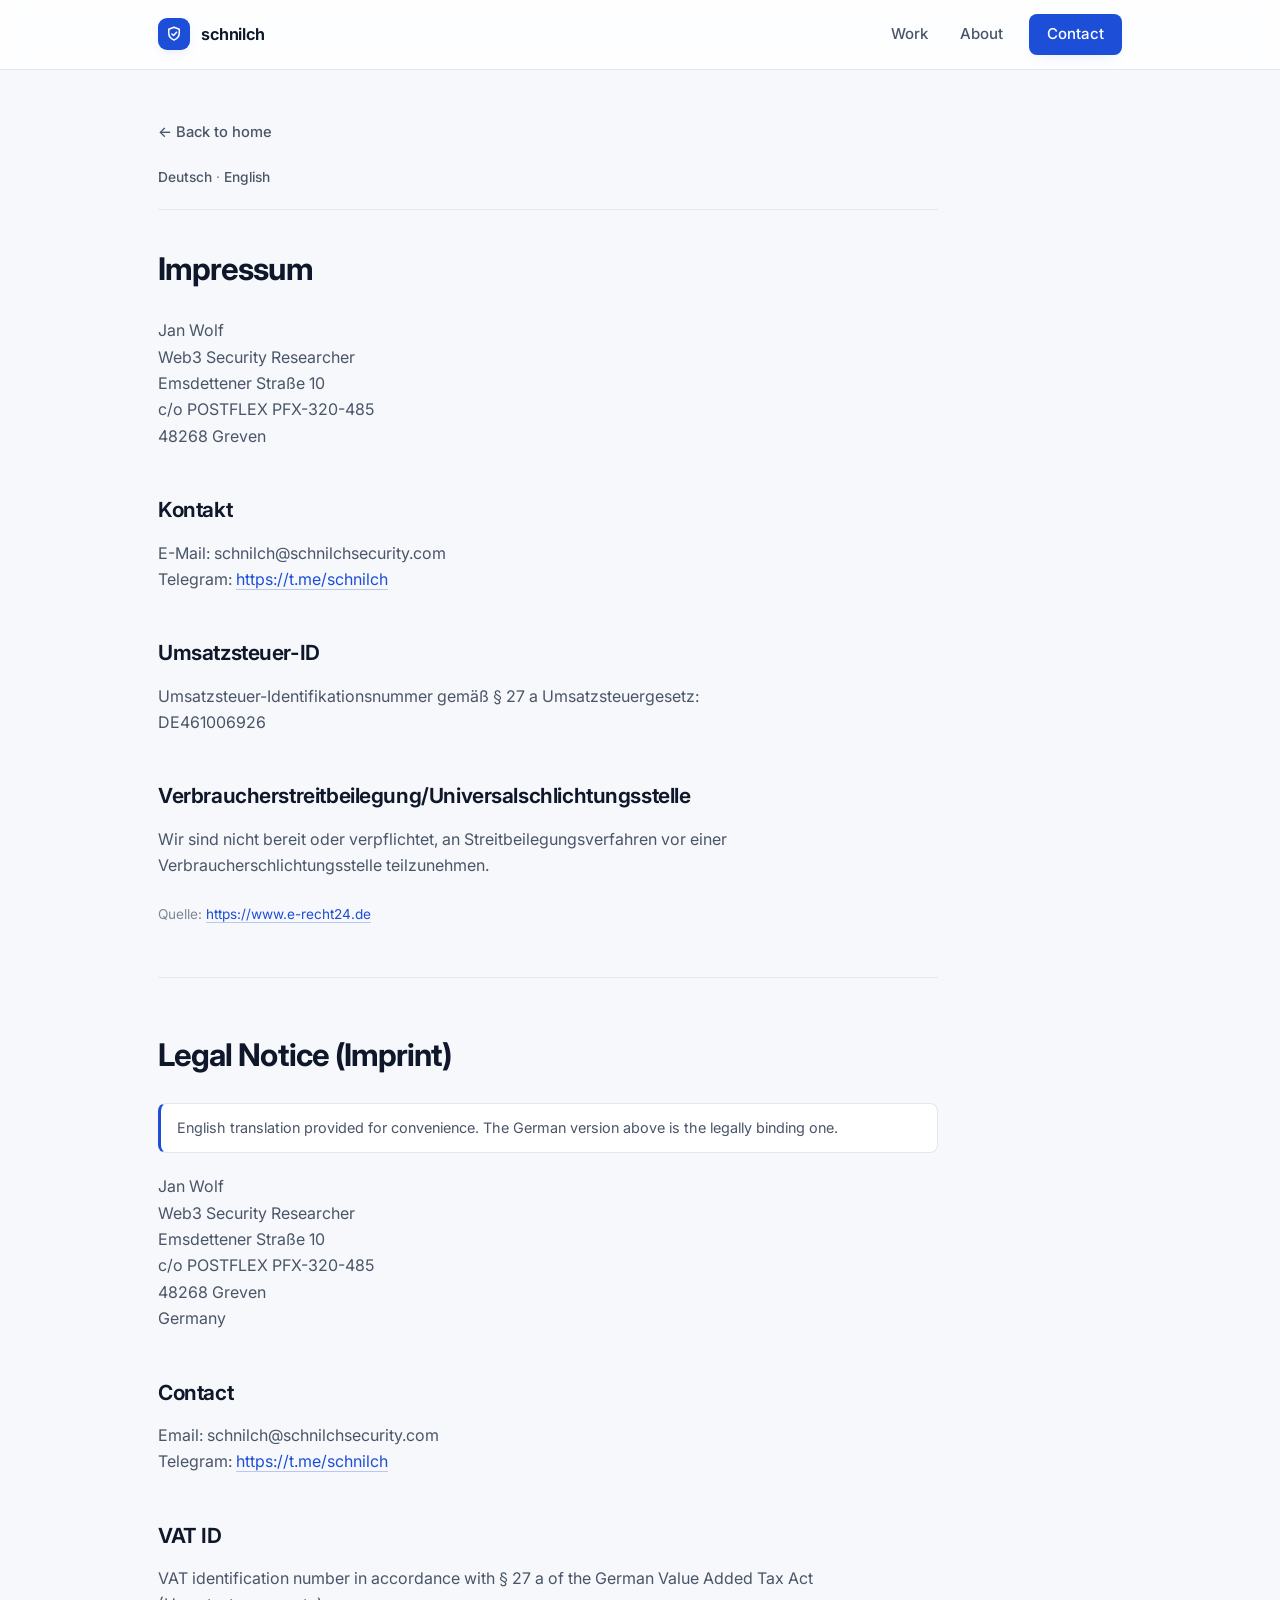
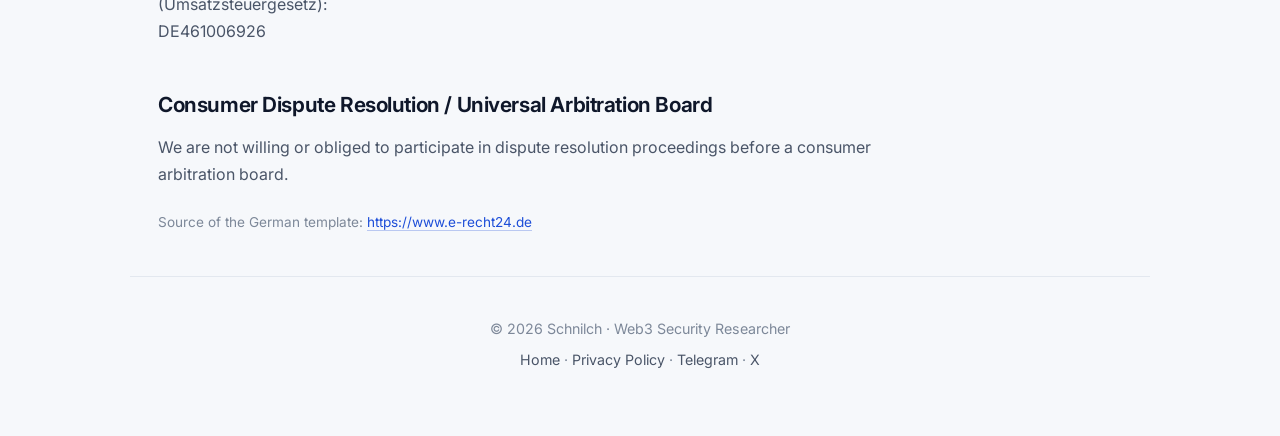
<file: impressum.html>
<!DOCTYPE html>
<html lang="de">
<head>
  <meta charset="UTF-8" />
  <meta name="viewport" content="width=device-width, initial-scale=1.0" />
  <title>Impressum / Legal Notice · Schnilch</title>
  <meta name="description" content="Impressum / Legal Notice for Jan Wolf, Web3 Security Researcher." />

  <link rel="preconnect" href="https://fonts.googleapis.com" />
  <link rel="preconnect" href="https://fonts.gstatic.com" crossorigin />
  <link href="https://fonts.googleapis.com/css2?family=Inter:wght@400;500;600;650;700;750&display=swap" rel="stylesheet" />
  <link rel="stylesheet" href="styles.css" />
  <link rel="icon" href="data:image/svg+xml,<svg xmlns='http://www.w3.org/2000/svg' viewBox='0 0 32 32'><rect width='32' height='32' rx='8' fill='%231d4ed8'/><path d='M16 6.5 8.8 9.2v5.4c0 4.1 2.9 7.8 7.2 9.4 4.3-1.6 7.2-5.3 7.2-9.4V9.2L16 6.5Z' fill='none' stroke='%23ffffff' stroke-width='2' stroke-linejoin='round'/><path d='m12.6 15.6 2.3 2.3 4.3-4.5' fill='none' stroke='%23ffffff' stroke-width='2' stroke-linecap='round' stroke-linejoin='round'/></svg>" />
</head>
<body>
  <header class="nav">
    <a href="index.html" class="brand">
      <span class="brand-mark" aria-hidden="true"><svg viewBox="0 0 24 24" fill="none" stroke="currentColor" stroke-width="2" stroke-linecap="round" stroke-linejoin="round" aria-hidden="true"><path d="M12 3 5 5.6v5.2c0 4 2.8 7.6 7 9.2 4.2-1.6 7-5.2 7-9.2V5.6L12 3Z"/><path d="m9.2 11.9 2.2 2.2 4-4.3"/></svg></span>
      <span class="brand-name">schnilch</span>
    </a>
    <nav class="nav-links">
      <a href="index.html#work">Work</a>
      <a href="index.html#about">About</a>
      <a href="index.html#contact" class="nav-cta">Contact</a>
    </nav>
  </header>

  <main class="legal">
    <a class="back-link" href="index.html">← Back to home</a>
    <div class="lang-jump"><a href="#de">Deutsch</a> · <a href="#en">English</a></div>

    <!-- German (legally binding) -->
    <article id="de" class="legal-doc" lang="de">
      <h1>Impressum</h1>
      <p>Jan Wolf<br />
      Web3 Security Researcher<br />
      Emsdettener Straße 10<br />
      c/o POSTFLEX PFX-320-485<br />
      48268 Greven</p>

      <h2>Kontakt</h2>
      <p>E-Mail: schnilch@schnilchsecurity.com<br />
      Telegram: <a href="https://t.me/schnilch" target="_blank" rel="noopener">https://t.me/schnilch</a></p>

      <h2>Umsatzsteuer-ID</h2>
      <p>Umsatzsteuer-Identifikationsnummer gemäß § 27 a Umsatzsteuergesetz:<br />
      DE461006926</p>

      <h2>Verbraucher&shy;streit&shy;beilegung/Universal&shy;schlichtungs&shy;stelle</h2>
      <p>Wir sind nicht bereit oder verpflichtet, an Streitbeilegungsverfahren vor einer Verbraucherschlichtungsstelle teilzunehmen.</p>

      <p class="source">Quelle: <a href="https://www.e-recht24.de" target="_blank" rel="noopener">https://www.e-recht24.de</a></p>
    </article>

    <hr class="legal-sep" />

    <!-- English (convenience translation) -->
    <article id="en" class="legal-doc" lang="en">
      <h1>Legal Notice (Imprint)</h1>
      <p class="note">English translation provided for convenience. The German version above is the legally binding one.</p>

      <p>Jan Wolf<br />
      Web3 Security Researcher<br />
      Emsdettener Straße 10<br />
      c/o POSTFLEX PFX-320-485<br />
      48268 Greven<br />
      Germany</p>

      <h2>Contact</h2>
      <p>Email: schnilch@schnilchsecurity.com<br />
      Telegram: <a href="https://t.me/schnilch" target="_blank" rel="noopener">https://t.me/schnilch</a></p>

      <h2>VAT ID</h2>
      <p>VAT identification number in accordance with § 27 a of the German Value Added Tax Act (Umsatzsteuergesetz):<br />
      DE461006926</p>

      <h2>Consumer Dispute Resolution / Universal Arbitration Board</h2>
      <p>We are not willing or obliged to participate in dispute resolution proceedings before a consumer arbitration board.</p>

      <p class="source">Source of the German template: <a href="https://www.e-recht24.de" target="_blank" rel="noopener">https://www.e-recht24.de</a></p>
    </article>
  </main>

  <footer class="footer">
    <p>© <span id="year">2026</span> Schnilch · Web3 Security Researcher</p>
    <p class="footer-meta"><a href="index.html">Home</a> · <a href="datenschutz.html">Privacy Policy</a> · <a href="https://t.me/schnilch" target="_blank" rel="noopener">Telegram</a> · <a href="https://x.com/Schnilch" target="_blank" rel="noopener">X</a></p>
  </footer>

  <script>
    document.getElementById('year').textContent = new Date().getFullYear();
  </script>
</body>
</html>
</file>
<file: styles.css>
:root {
  --bg: #f6f8fb;
  --bg-alt: #eef2f7;
  --surface: #ffffff;
  --surface-alt: #f8fafc;
  --border: #e3e8ef;
  --border-strong: #cfd8e3;
  --text: #0f172a;
  --text-muted: #4a5568;
  --text-faint: #7d8899;
  --brand: #1d4ed8;
  --brand-dark: #1739a8;
  --brand-light: #2f6bf0;
  --brand-soft: #eef3ff;
  --brand-softer: #f5f8ff;
  --brand-ring: rgba(29, 78, 216, 0.16);
  --shadow-sm: 0 1px 2px rgba(15, 23, 42, 0.05);
  --shadow: 0 1px 3px rgba(15, 23, 42, 0.06), 0 8px 24px -14px rgba(15, 23, 42, 0.12);
  --shadow-lg: 0 2px 6px rgba(15, 23, 42, 0.05), 0 20px 44px -22px rgba(15, 23, 42, 0.22);
  --radius: 12px;
  --radius-lg: 18px;
  --maxw: 1020px;
  --sans: "Inter", system-ui, -apple-system, "Segoe UI", Roboto, Helvetica, Arial, sans-serif;
}

* { box-sizing: border-box; margin: 0; padding: 0; }

html { scroll-behavior: smooth; -webkit-text-size-adjust: 100%; }

body {
  font-family: var(--sans);
  background: var(--bg);
  color: var(--text);
  line-height: 1.65;
  -webkit-font-smoothing: antialiased;
  text-rendering: optimizeLegibility;
  overflow-x: hidden;
}

::selection { background: var(--brand-ring); color: var(--text); }

a:focus-visible,
.btn:focus-visible,
button:focus-visible {
  outline: 2px solid var(--brand);
  outline-offset: 3px;
  border-radius: 6px;
}

/* ---------- Layout primitives ---------- */
main { max-width: var(--maxw); margin: 0 auto; padding: 0 28px; }

.section { padding: 76px 0; border-top: 1px solid var(--border); }
.section-head { margin-bottom: 30px; }
.section-head h2 {
  display: flex;
  align-items: center;
  gap: 14px;
  font-size: 1.55rem;
  font-weight: 700;
  letter-spacing: -0.025em;
  color: var(--text);
}
.section-head h2::before {
  content: "";
  flex: none;
  width: 24px;
  height: 3px;
  border-radius: 2px;
  background: var(--brand);
}
.section-head p {
  color: var(--text-muted);
  margin-top: 10px;
  max-width: 62ch;
}

/* ---------- Nav ---------- */
.nav {
  position: sticky;
  top: 0;
  z-index: 20;
  display: flex;
  align-items: center;
  justify-content: space-between;
  gap: 20px;
  padding: 14px max(28px, calc((100% - var(--maxw)) / 2 + 28px));
  background: rgba(255, 255, 255, 0.82);
  backdrop-filter: saturate(180%) blur(14px);
  -webkit-backdrop-filter: saturate(180%) blur(14px);
  border-bottom: 1px solid var(--border);
}
.brand {
  display: inline-flex;
  align-items: center;
  gap: 11px;
  text-decoration: none;
  color: var(--text);
  font-weight: 650;
  letter-spacing: -0.01em;
}
.brand-mark {
  display: grid;
  place-items: center;
  width: 32px;
  height: 32px;
  border-radius: 9px;
  background: var(--brand);
  color: #fff;
  box-shadow: 0 4px 12px -4px var(--brand-ring);
}
.brand-mark svg { width: 18px; height: 18px; }
.brand-name { font-size: 1.02rem; }
.nav-links { display: flex; align-items: center; gap: 8px; }
.nav-links a {
  color: var(--text-muted);
  text-decoration: none;
  font-size: 0.94rem;
  font-weight: 500;
  padding: 8px 12px;
  border-radius: 8px;
  transition: color 0.16s, background 0.16s;
}
.nav-links a:hover { color: var(--text); background: var(--bg-alt); }
.nav-cta {
  margin-left: 6px;
  color: #fff !important;
  background: var(--brand);
  padding: 8px 18px !important;
  font-weight: 600;
  box-shadow: 0 6px 16px -8px var(--brand-ring);
  transition: background 0.16s, box-shadow 0.2s, transform 0.16s;
}
.nav-cta:hover {
  background: var(--brand-dark) !important;
  box-shadow: 0 10px 22px -10px rgba(29, 78, 216, 0.5);
  transform: translateY(-1px);
}

/* ---------- Hero ---------- */
.hero { padding: 88px 0 62px; }
.hero h1 {
  font-size: clamp(2.2rem, 5.4vw, 3.5rem);
  font-weight: 750;
  line-height: 1.08;
  letter-spacing: -0.035em;
  margin-bottom: 24px;
  max-width: 20ch;
}
.accent { color: var(--brand); }
.lede {
  font-size: clamp(1.05rem, 1.7vw, 1.16rem);
  color: var(--text-muted);
  max-width: 62ch;
}
.lede strong { color: var(--text); font-weight: 600; }

.hero-actions { display: flex; flex-wrap: wrap; gap: 13px; margin-top: 36px; }

/* ---------- Buttons ---------- */
.btn {
  display: inline-flex;
  align-items: center;
  gap: 9px;
  padding: 12px 22px;
  border-radius: 10px;
  font-weight: 600;
  font-size: 0.97rem;
  text-decoration: none;
  cursor: pointer;
  border: 1px solid transparent;
  transition: transform 0.16s, box-shadow 0.2s, background 0.2s, border-color 0.2s, color 0.2s;
}
.btn .icon { width: 18px; height: 18px; flex: none; }
.btn-primary {
  background: var(--brand);
  color: #fff;
  box-shadow: 0 10px 24px -12px rgba(29, 78, 216, 0.6);
}
.btn-primary:hover {
  background: var(--brand-dark);
  transform: translateY(-2px);
  box-shadow: 0 16px 32px -14px rgba(29, 78, 216, 0.6);
}
.btn-ghost {
  background: var(--surface);
  color: var(--text);
  border-color: var(--border-strong);
  box-shadow: var(--shadow-sm);
}
.btn-ghost:hover {
  border-color: var(--brand);
  color: var(--brand);
  transform: translateY(-2px);
  box-shadow: var(--shadow);
}

/* ---------- Stats ---------- */
.stats {
  display: grid;
  grid-template-columns: repeat(3, 1fr);
  gap: 16px;
  max-width: var(--maxw);
  margin: 6px auto 0;
  padding: 0 28px;
}
.stat {
  background: var(--surface);
  border: 1px solid var(--border);
  border-radius: var(--radius);
  padding: 26px 24px;
  box-shadow: var(--shadow);
  transition: transform 0.18s, box-shadow 0.2s;
}
.stat:hover { transform: translateY(-2px); box-shadow: var(--shadow-lg); }
.stat-num {
  display: block;
  font-size: 2.5rem;
  font-weight: 700;
  color: var(--brand);
  line-height: 1;
  letter-spacing: -0.04em;
  font-variant-numeric: tabular-nums;
}
.stat-label {
  display: block;
  margin-top: 11px;
  color: var(--text-muted);
  font-size: 0.9rem;
  line-height: 1.5;
}

/* ---------- Contests table ---------- */
.table-wrap {
  border: 1px solid var(--border);
  border-radius: var(--radius);
  overflow: hidden;
  background: var(--surface);
  box-shadow: var(--shadow);
}
.contests { width: 100%; border-collapse: collapse; font-size: 0.95rem; }
.contests thead th {
  text-align: left;
  font-size: 0.72rem;
  font-weight: 650;
  text-transform: uppercase;
  letter-spacing: 0.09em;
  color: var(--text-faint);
  padding: 14px 22px;
  background: var(--surface-alt);
  border-bottom: 1px solid var(--border);
}
.contests tbody td { padding: 15px 22px; border-bottom: 1px solid var(--border); color: var(--text-muted); }
.contests tbody tr:last-child td { border-bottom: none; }
.contests tbody tr { transition: background 0.15s; }
.contests tbody tr:hover { background: var(--brand-softer); }
.contests tbody td:first-child { font-weight: 600; color: var(--text); }

.lang {
  display: inline-block;
  font-size: 0.79rem;
  font-weight: 600;
  color: var(--brand);
  background: var(--brand-soft);
  border: 1px solid rgba(29, 78, 216, 0.14);
  padding: 3px 10px;
  border-radius: 999px;
  white-space: nowrap;
}
.rank {
  font-weight: 700;
  color: var(--text);
  font-variant-numeric: tabular-nums;
}
.contests a {
  color: var(--text-muted);
  text-decoration: none;
  font-size: 0.89rem;
  font-weight: 500;
  transition: color 0.15s;
}
.contests a:hover { color: var(--brand); }

/* ---------- About ---------- */
.about-body { max-width: 68ch; }
.about-body p { color: var(--text-muted); margin-bottom: 16px; }
.about-body p:last-child { margin-bottom: 0; }
.about-body strong { color: var(--text); font-weight: 600; }
.about-body a, .lede a {
  color: var(--brand);
  font-weight: 500;
  text-decoration: none;
  border-bottom: 1px solid rgba(29, 78, 216, 0.3);
}
.about-body a:hover, .lede a:hover { border-bottom-color: var(--brand); }

/* ---------- Contact ---------- */
.contact-card {
  position: relative;
  overflow: hidden;
  background: linear-gradient(135deg, #16307f 0%, var(--brand) 55%, var(--brand-light) 100%);
  border-radius: var(--radius-lg);
  padding: 56px 48px;
  text-align: center;
  color: #fff;
  box-shadow: 0 26px 56px -28px rgba(23, 57, 168, 0.65);
}
.contact-card::after {
  content: "";
  position: absolute;
  top: -120px;
  right: -80px;
  width: 340px;
  height: 340px;
  border-radius: 50%;
  background: radial-gradient(circle, rgba(255, 255, 255, 0.14) 0%, transparent 70%);
  pointer-events: none;
}
.contact-card h2 {
  position: relative;
  font-size: clamp(1.6rem, 3.4vw, 2.05rem);
  font-weight: 700;
  letter-spacing: -0.03em;
}
.contact-card p {
  position: relative;
  color: rgba(255, 255, 255, 0.84);
  max-width: 54ch;
  margin: 14px auto 0;
}
.contact-card strong { color: #fff; font-weight: 600; }
.contact-actions {
  position: relative;
  display: flex;
  flex-wrap: wrap;
  gap: 13px;
  justify-content: center;
  margin-top: 32px;
}
.contact-card .btn-primary {
  background: #fff;
  color: var(--brand-dark);
  box-shadow: 0 12px 26px -14px rgba(0, 0, 0, 0.5);
}
.contact-card .btn-primary:hover { background: #f1f5ff; color: var(--brand-dark); }
.contact-card .btn-ghost {
  background: rgba(255, 255, 255, 0.08);
  color: #fff;
  border-color: rgba(255, 255, 255, 0.4);
  box-shadow: none;
}
.contact-card .btn-ghost:hover {
  background: rgba(255, 255, 255, 0.16);
  border-color: #fff;
  color: #fff;
}

/* Remove the divider line directly under the stats row */
.stats + .section { border-top: none; }

/* ---------- Bug bounties ---------- */
.bounty-grid { display: grid; grid-template-columns: repeat(2, 1fr); gap: 18px; }
.bounty-card {
  margin: 0;
  border: 1px solid var(--border);
  border-radius: var(--radius);
  overflow: hidden;
  background: var(--surface);
  box-shadow: var(--shadow);
  transition: transform 0.18s, border-color 0.2s, box-shadow 0.2s;
}
.bounty-card:hover {
  transform: translateY(-3px);
  border-color: var(--border-strong);
  box-shadow: var(--shadow-lg);
}
.bounty-card img { display: block; width: 100%; height: auto; }
.bounty-note { margin-top: 20px; font-size: 0.93rem; }
.bounty-note a {
  color: var(--brand);
  font-weight: 500;
  text-decoration: none;
  border-bottom: 1px solid rgba(29, 78, 216, 0.3);
}
.bounty-note a:hover { border-bottom-color: var(--brand); }

/* ---------- Projects ---------- */
.project-grid { display: grid; grid-template-columns: repeat(auto-fit, minmax(320px, 1fr)); gap: 18px; }
.project-card {
  display: flex;
  gap: 18px;
  align-items: flex-start;
  padding: 26px;
  border: 1px solid var(--border);
  border-radius: var(--radius);
  background: var(--surface);
  box-shadow: var(--shadow);
  text-decoration: none;
  transition: transform 0.18s, border-color 0.2s, box-shadow 0.2s;
}
.project-card:hover {
  transform: translateY(-3px);
  border-color: var(--border-strong);
  box-shadow: var(--shadow-lg);
}
.project-icon {
  flex-shrink: 0;
  width: 44px;
  height: 44px;
  display: grid;
  place-items: center;
  border-radius: 11px;
  background: var(--brand-soft);
  color: var(--brand);
  border: 1px solid rgba(29, 78, 216, 0.12);
}
.project-icon svg { width: 22px; height: 22px; }
.project-body h3 {
  font-size: 1.08rem;
  font-weight: 650;
  color: var(--text);
  margin-bottom: 7px;
  letter-spacing: -0.01em;
}
.project-body p { color: var(--text-muted); font-size: 0.94rem; margin-bottom: 12px; }
.project-link { font-size: 0.85rem; font-weight: 600; color: var(--brand); }

@media (max-width: 760px) {
  .bounty-grid { grid-template-columns: 1fr; }
  .project-grid { grid-template-columns: 1fr; }
  .project-card { flex-direction: column; gap: 14px; }
}

/* ---------- Footer ---------- */
.footer {
  max-width: var(--maxw);
  margin: 0 auto;
  padding: 40px 28px 64px;
  border-top: 1px solid var(--border);
  text-align: center;
  color: var(--text-faint);
  font-size: 0.89rem;
}
.footer-meta { margin-top: 8px; }
.footer a { color: var(--text-muted); text-decoration: none; transition: color 0.15s; }
.footer a:hover { color: var(--brand); }

/* ---------- Responsive ---------- */
@media (max-width: 760px) {
  main { padding: 0 20px; }
  .nav { padding: 12px 20px; }
  .nav-links { gap: 4px; }
  .nav-links a:not(.nav-cta) { display: none; }
  .hero { padding: 60px 0 48px; }
  .hero h1 { max-width: none; }
  .section { padding: 60px 0; }
  .stats { grid-template-columns: 1fr; padding: 0 20px; }
  .contact-card { padding: 38px 24px; }
  .footer { padding: 36px 20px 56px; }

  /* Card-style table on mobile */
  .table-wrap { border: none; background: transparent; box-shadow: none; border-radius: 0; }
  .contests, .contests tbody, .contests tr, .contests td { display: block; width: 100%; }
  .contests thead { display: none; }
  .contests tbody tr {
    background: var(--surface);
    border: 1px solid var(--border);
    border-radius: var(--radius);
    box-shadow: var(--shadow);
    margin-bottom: 14px;
    padding: 8px 4px;
  }
  .contests tbody tr:hover { background: var(--surface); }
  .contests tbody td {
    border: none;
    padding: 9px 18px;
    display: flex;
    justify-content: space-between;
    align-items: center;
    gap: 16px;
  }
  .contests tbody td::before {
    content: attr(data-label);
    font-size: 0.7rem;
    font-weight: 650;
    text-transform: uppercase;
    letter-spacing: 0.08em;
    color: var(--text-faint);
  }
  .contests tbody td:first-child {
    font-size: 1.02rem;
    border-bottom: 1px solid var(--border);
    padding-bottom: 12px;
    margin-bottom: 4px;
  }
  .contests tbody td:first-child::before { font-size: 0.7rem; }
}

@media (prefers-reduced-motion: reduce) {
  html { scroll-behavior: auto; }
  * { transition: none !important; animation: none !important; }
  .stat:hover, .btn:hover, .project-card:hover, .bounty-card:hover, .nav-cta:hover { transform: none; }
}

/* ---------- Legal pages (Impressum / Datenschutz) ---------- */
.legal { padding-top: 48px; padding-bottom: 32px; }
.legal > * { max-width: 780px; }
.back-link {
  display: inline-flex;
  align-items: center;
  gap: 6px;
  font-size: 0.92rem;
  font-weight: 500;
  color: var(--text-muted);
  text-decoration: none;
  margin-bottom: 22px;
  transition: color 0.15s;
}
.back-link:hover { color: var(--brand); }
.lang-jump {
  font-size: 0.86rem;
  color: var(--text-faint);
  margin-bottom: 34px;
  padding-bottom: 20px;
  border-bottom: 1px solid var(--border);
}
.lang-jump a { color: var(--text-muted); font-weight: 500; text-decoration: none; }
.lang-jump a:hover { color: var(--brand); }
.legal-doc h1 {
  font-size: 1.95rem;
  font-weight: 700;
  letter-spacing: -0.03em;
  margin-bottom: 22px;
  scroll-margin-top: 92px;
}
.legal-doc h2 {
  font-size: 1.3rem;
  font-weight: 650;
  margin: 44px 0 12px;
  color: var(--text);
  letter-spacing: -0.02em;
  scroll-margin-top: 92px;
}
.legal-doc h3 { font-size: 1.05rem; font-weight: 650; margin: 28px 0 8px; color: var(--text); }
.legal-doc h4 { font-size: 0.96rem; margin: 18px 0 4px; color: var(--brand); font-weight: 600; }
.legal-doc p { color: var(--text-muted); margin-bottom: 10px; }
.legal-doc ul { color: var(--text-muted); margin: 0 0 10px 1.15rem; }
.legal-doc li { margin-bottom: 8px; }
.legal-doc .upper { font-size: 0.9rem; line-height: 1.7; }
.legal-doc a {
  color: var(--brand);
  text-decoration: none;
  word-break: break-word;
  border-bottom: 1px solid rgba(29, 78, 216, 0.28);
}
.legal-doc a:hover { border-bottom-color: var(--brand); }
.legal-doc .note {
  font-size: 0.9rem;
  color: var(--text-muted);
  background: var(--surface);
  border: 1px solid var(--border);
  border-left: 3px solid var(--brand);
  border-radius: 8px;
  padding: 12px 16px;
  margin-bottom: 20px;
}
.legal-doc .source { font-size: 0.85rem; color: var(--text-faint); margin-top: 24px; }
.legal-sep { border: none; border-top: 1px solid var(--border); margin: 52px 0; }
</file>
